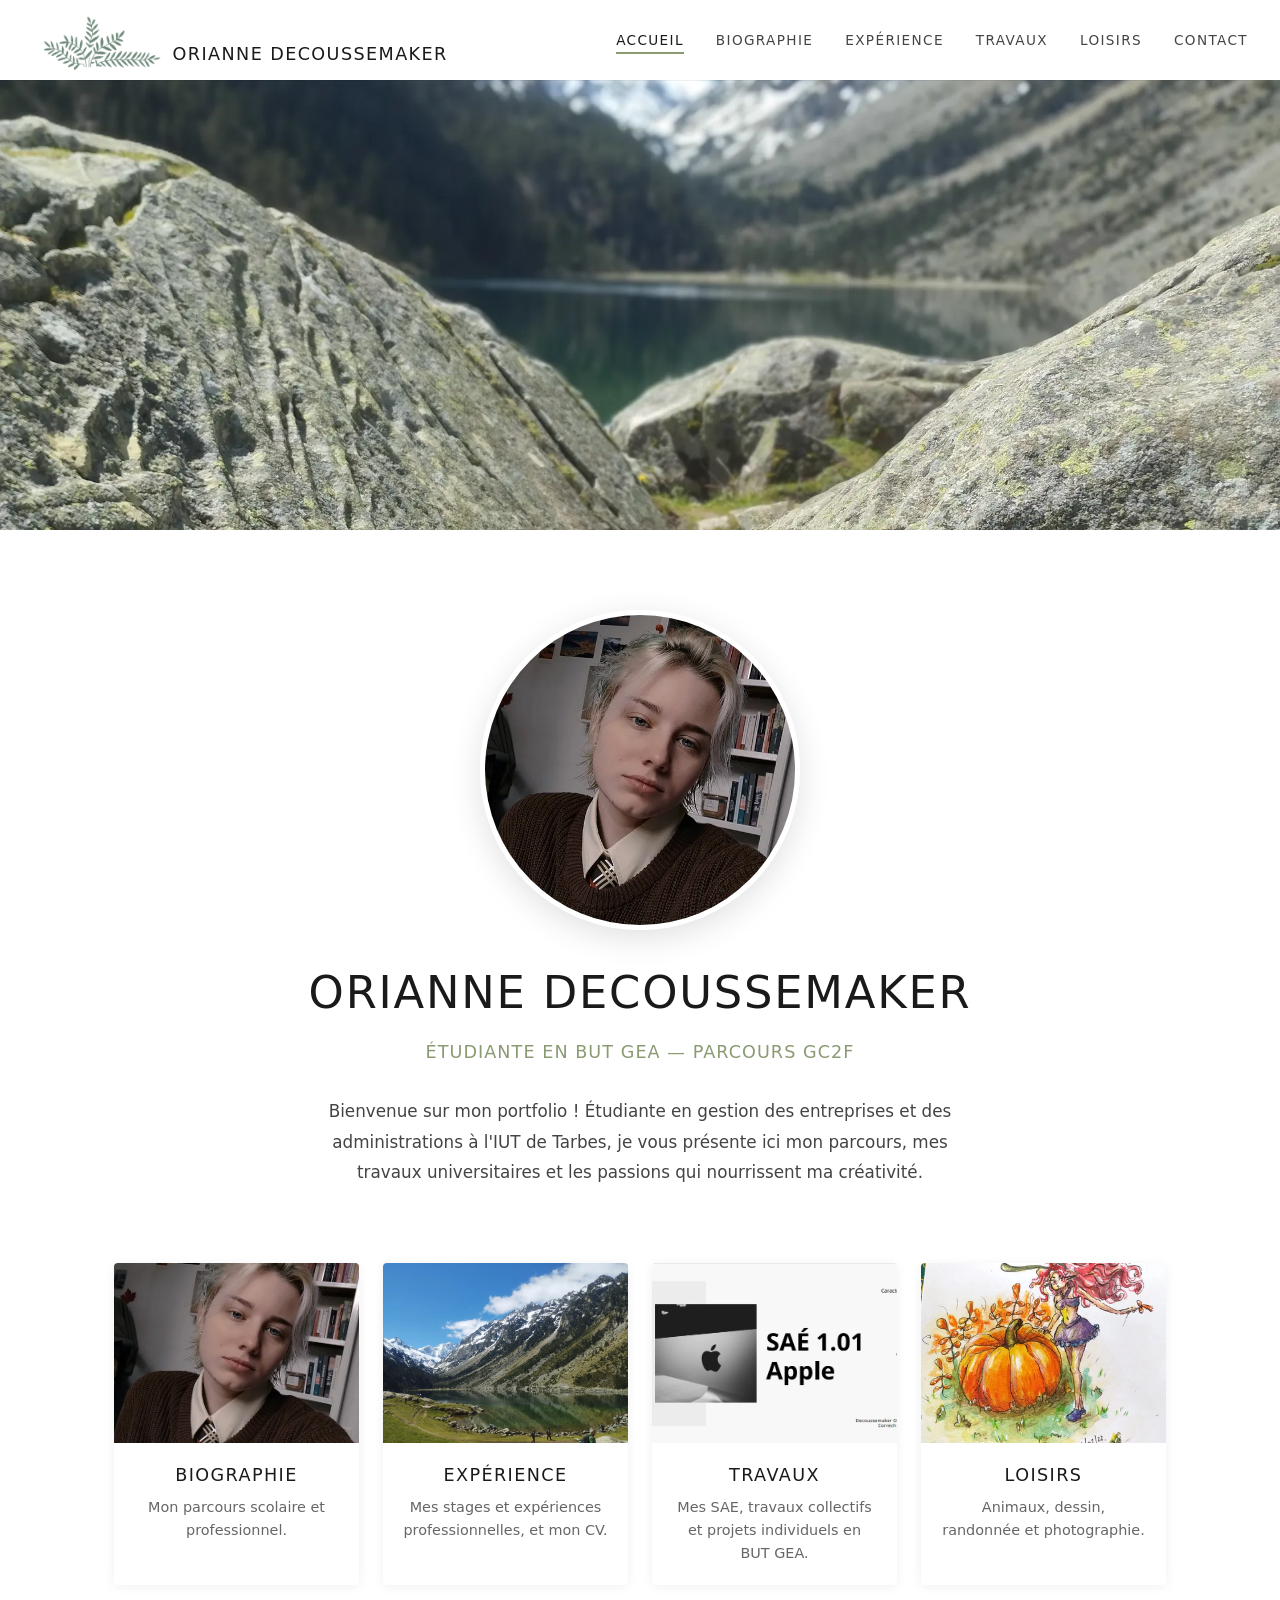
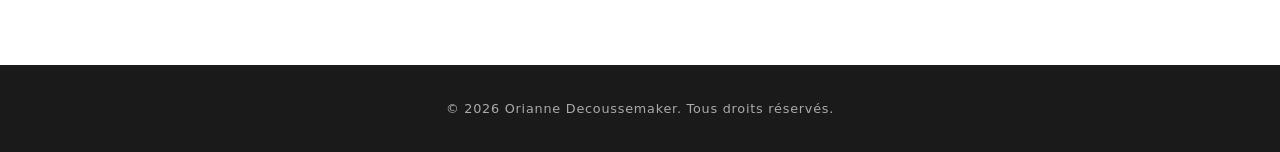
<file: index.html>
<!DOCTYPE html>
<html lang="fr">
<head>
  <meta charset="UTF-8">
  <meta name="viewport" content="width=device-width, initial-scale=1.0">
  <title>Orianne Decoussemaker — Portfolio</title>
  <meta name="description" content="Portfolio d'Orianne Decoussemaker, étudiante en BUT GEA parcours GC2F à l'IUT de Tarbes.">
  <link rel="icon" href="assets/images/feuille.webp" type="image/webp">
  <link rel="stylesheet" href="css/style.css">
</head>
<body>

  <nav class="navbar">
    <div class="container">
      <a href="index.html" class="logo"><img src="assets/images/feuille.webp" alt="" class="logo-leaf">Orianne Decoussemaker</a>
      <button class="menu-toggle" aria-label="Menu" aria-expanded="false">
        <span></span><span></span><span></span>
      </button>
      <ul class="nav-links">
        <li><a href="index.html">Accueil</a></li>
        <li><a href="biographie.html">Biographie</a></li>
        <li><a href="experience.html">Expérience</a></li>
        <li><a href="travaux.html">Travaux</a></li>
        <li><a href="loisirs.html">Loisirs</a></li>
        <li><a href="contact.html">Contact</a></li>
      </ul>
    </div>
  </nav>

  <div class="hero-banner">
    <img src="assets/images/montagne.webp" alt="" class="hero-banner-img">
  </div>

  <main class="container">
    <section class="hero">
      <img src="assets/images/profil.webp" alt="Orianne Decoussemaker" class="hero-photo">
      <div class="hero-text">
        <h1>Orianne Decoussemaker</h1>
        <p class="subtitle">Étudiante en BUT GEA — Parcours GC2F</p>
        <p>
          Bienvenue sur mon portfolio ! Étudiante en gestion des entreprises et des administrations
          à l'IUT de Tarbes, je vous présente ici mon parcours, mes travaux universitaires
          et les passions qui nourrissent ma créativité.
        </p>
      </div>
    </section>

    <section class="categories">
      <a href="biographie.html" class="category-card">
        <img src="assets/images/profil.webp" alt="" class="category-card-img" loading="lazy">
        <div class="category-card-body">
          <h2>Biographie</h2>
          <p>Mon parcours scolaire et professionnel.</p>
        </div>
      </a>
      <a href="experience.html" class="category-card">
        <img src="assets/images/montagne2.webp" alt="" class="category-card-img" loading="lazy">
        <div class="category-card-body">
          <h2>Expérience</h2>
          <p>Mes stages et expériences professionnelles, et mon CV.</p>
        </div>
      </a>
      <a href="travaux.html" class="category-card">
        <img src="assets/images/sae101.webp" alt="" class="category-card-img" loading="lazy">
        <div class="category-card-body">
          <h2>Travaux</h2>
          <p>Mes SAE, travaux collectifs et projets individuels en BUT GEA.</p>
        </div>
      </a>
      <a href="loisirs.html" class="category-card">
        <img src="assets/images/dessin-citrouille.webp" alt="" class="category-card-img" loading="lazy">
        <div class="category-card-body">
          <h2>Loisirs</h2>
          <p>Animaux, dessin, randonnée et photographie.</p>
        </div>
      </a>
    </section>
  </main>

  <footer class="footer">
    <p>&copy; 2026 Orianne Decoussemaker. Tous droits réservés.</p>
  </footer>

  <script src="js/main.js"></script>
</body>
</html>
</file>
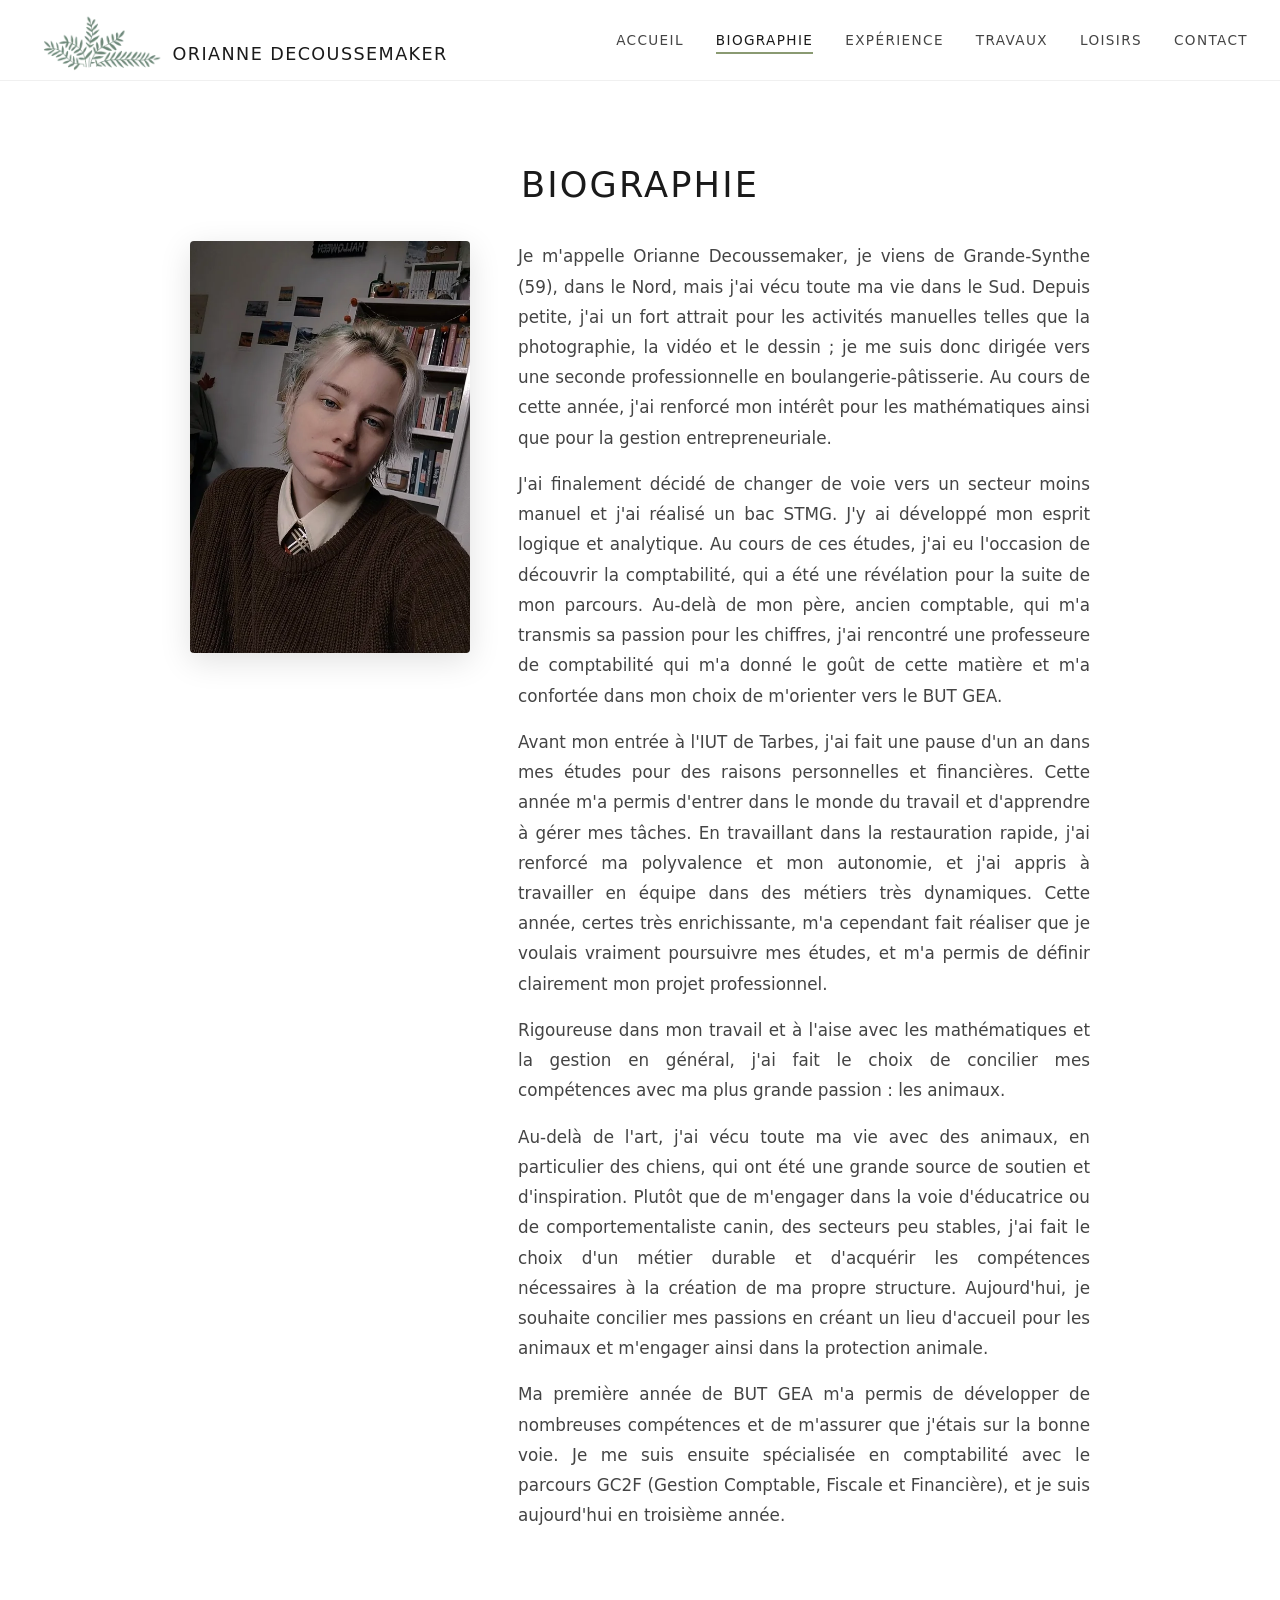
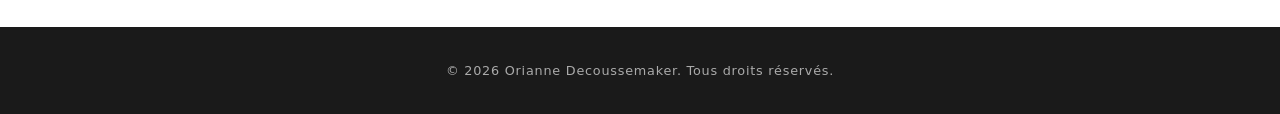
<file: biographie.html>
<!DOCTYPE html>
<html lang="fr">
<head>
  <meta charset="UTF-8">
  <meta name="viewport" content="width=device-width, initial-scale=1.0">
  <title>Biographie — Orianne Decoussemaker</title>
  <meta name="description" content="Parcours scolaire et professionnel d'Orianne Decoussemaker, étudiante en BUT GEA.">
  <link rel="icon" href="assets/images/feuille.webp" type="image/webp">
  <link rel="stylesheet" href="css/style.css">
</head>
<body>

  <nav class="navbar">
    <div class="container">
      <a href="index.html" class="logo"><img src="assets/images/feuille.webp" alt="" class="logo-leaf">Orianne Decoussemaker</a>
      <button class="menu-toggle" aria-label="Menu" aria-expanded="false">
        <span></span><span></span><span></span>
      </button>
      <ul class="nav-links">
        <li><a href="index.html">Accueil</a></li>
        <li><a href="biographie.html">Biographie</a></li>
        <li><a href="experience.html">Expérience</a></li>
        <li><a href="travaux.html">Travaux</a></li>
        <li><a href="loisirs.html">Loisirs</a></li>
        <li><a href="contact.html">Contact</a></li>
      </ul>
    </div>
  </nav>

  <main class="container">
    <section class="page-section">
      <h1 class="page-title">Biographie</h1>

      <div class="bio">
        <img src="assets/images/profil.webp" alt="Orianne Decoussemaker" class="bio-photo">
        <div class="bio-text">
          <p>
            Je m'appelle Orianne Decoussemaker, je viens de Grande-Synthe (59), dans le Nord,
            mais j'ai vécu toute ma vie dans le Sud. Depuis petite, j'ai un fort attrait pour
            les activités manuelles telles que la photographie, la vidéo et le dessin ; je me suis
            donc dirigée vers une seconde professionnelle en boulangerie-pâtisserie. Au cours de
            cette année, j'ai renforcé mon intérêt pour les mathématiques ainsi que pour la gestion
            entrepreneuriale.
          </p>
          <p>
            J'ai finalement décidé de changer de voie vers un secteur moins manuel et j'ai réalisé
            un bac STMG. J'y ai développé mon esprit logique et analytique. Au cours de ces études,
            j'ai eu l'occasion de découvrir la comptabilité, qui a été une révélation pour la suite
            de mon parcours. Au-delà de mon père, ancien comptable, qui m'a transmis sa passion pour
            les chiffres, j'ai rencontré une professeure de comptabilité qui m'a donné le goût
            de cette matière et m'a confortée dans mon choix de m'orienter vers le BUT GEA.
          </p>
          <p>
            Avant mon entrée à l'IUT de Tarbes, j'ai fait une pause d'un an dans mes études pour
            des raisons personnelles et financières. Cette année m'a permis d'entrer dans le monde
            du travail et d'apprendre à gérer mes tâches. En travaillant dans la restauration rapide,
            j'ai renforcé ma polyvalence et mon autonomie, et j'ai appris à travailler en équipe
            dans des métiers très dynamiques. Cette année, certes très enrichissante, m'a cependant
            fait réaliser que je voulais vraiment poursuivre mes études, et m'a permis de définir
            clairement mon projet professionnel.
          </p>
          <p>
            Rigoureuse dans mon travail et à l'aise avec les mathématiques et la gestion en général,
            j'ai fait le choix de concilier mes compétences avec ma plus grande passion :
            les animaux.
          </p>
          <p>
            Au-delà de l'art, j'ai vécu toute ma vie avec des animaux, en particulier des chiens,
            qui ont été une grande source de soutien et d'inspiration. Plutôt que de m'engager
            dans la voie d'éducatrice ou de comportementaliste canin, des secteurs peu stables,
            j'ai fait le choix d'un métier durable et d'acquérir les compétences nécessaires
            à la création de ma propre structure. Aujourd'hui, je souhaite concilier mes passions
            en créant un lieu d'accueil pour les animaux et m'engager ainsi dans la protection animale.
          </p>
          <p>
            Ma première année de BUT GEA m'a permis de développer de nombreuses compétences
            et de m'assurer que j'étais sur la bonne voie. Je me suis ensuite spécialisée
            en comptabilité avec le parcours GC2F (Gestion Comptable, Fiscale et Financière),
            et je suis aujourd'hui en troisième année.
          </p>
        </div>
      </div>
    </section>
  </main>

  <footer class="footer">
    <p>&copy; 2026 Orianne Decoussemaker. Tous droits réservés.</p>
  </footer>

  <script src="js/main.js"></script>
</body>
</html>
</file>
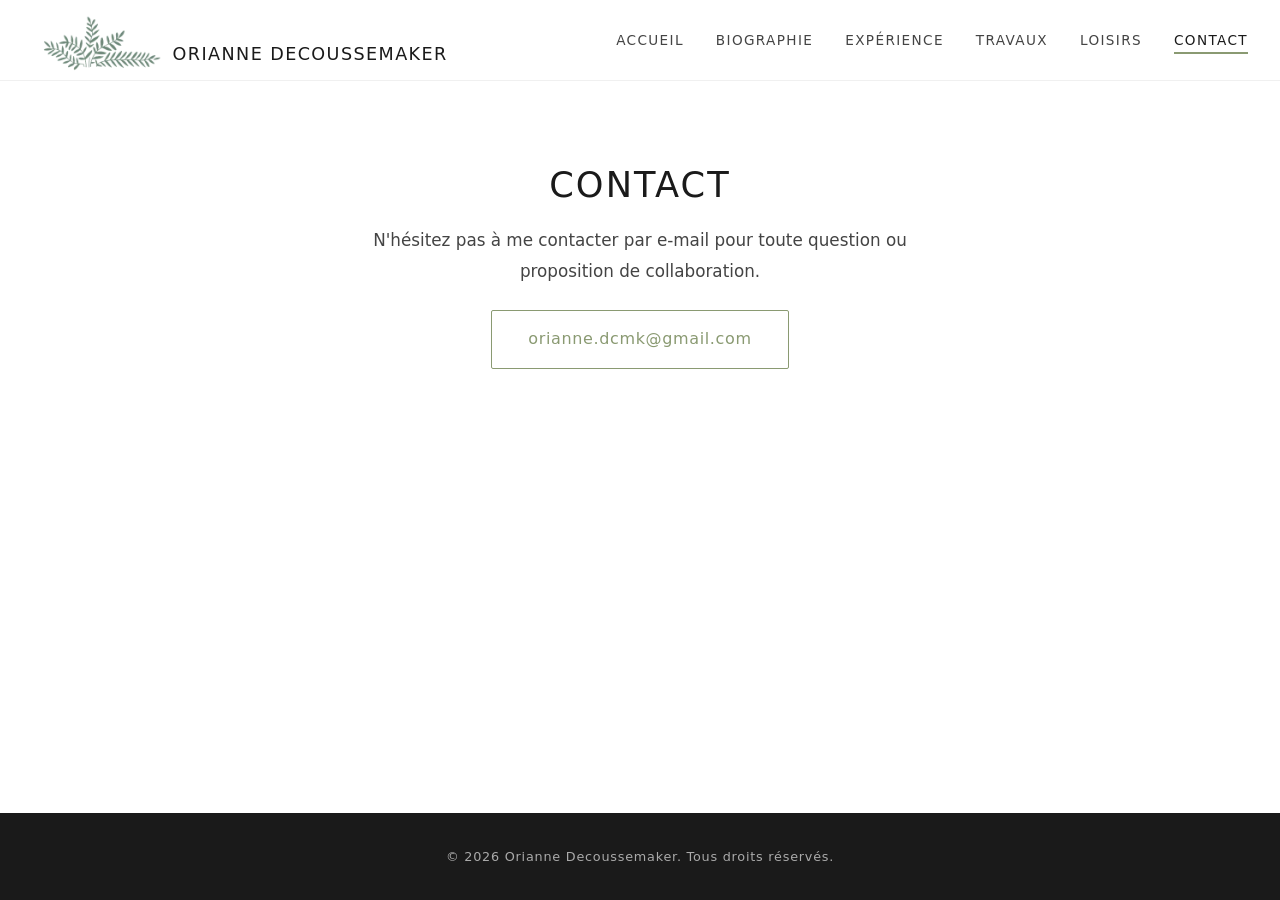
<file: contact.html>
<!DOCTYPE html>
<html lang="fr">
<head>
  <meta charset="UTF-8">
  <meta name="viewport" content="width=device-width, initial-scale=1.0">
  <title>Contact — Orianne Decoussemaker</title>
  <meta name="description" content="Contacter Orianne Decoussemaker par e-mail.">
  <link rel="icon" href="assets/images/feuille.webp" type="image/webp">
  <link rel="stylesheet" href="css/style.css">
</head>
<body>

  <nav class="navbar">
    <div class="container">
      <a href="index.html" class="logo"><img src="assets/images/feuille.webp" alt="" class="logo-leaf">Orianne Decoussemaker</a>
      <button class="menu-toggle" aria-label="Menu" aria-expanded="false">
        <span></span><span></span><span></span>
      </button>
      <ul class="nav-links">
        <li><a href="index.html">Accueil</a></li>
        <li><a href="biographie.html">Biographie</a></li>
        <li><a href="experience.html">Expérience</a></li>
        <li><a href="travaux.html">Travaux</a></li>
        <li><a href="loisirs.html">Loisirs</a></li>
        <li><a href="contact.html">Contact</a></li>
      </ul>
    </div>
  </nav>

  <main class="container">
    <section class="page-section contact-section">
      <h1 class="page-title">Contact</h1>
      <p>
        N'hésitez pas à me contacter par e-mail pour toute question
        ou proposition de collaboration.
      </p>
      <a href="mailto:orianne.dcmk@gmail.com" class="contact-email">
        orianne.dcmk@gmail.com
      </a>
    </section>
  </main>

  <footer class="footer">
    <p>&copy; 2026 Orianne Decoussemaker. Tous droits réservés.</p>
  </footer>

  <script src="js/main.js"></script>
</body>
</html>
</file>
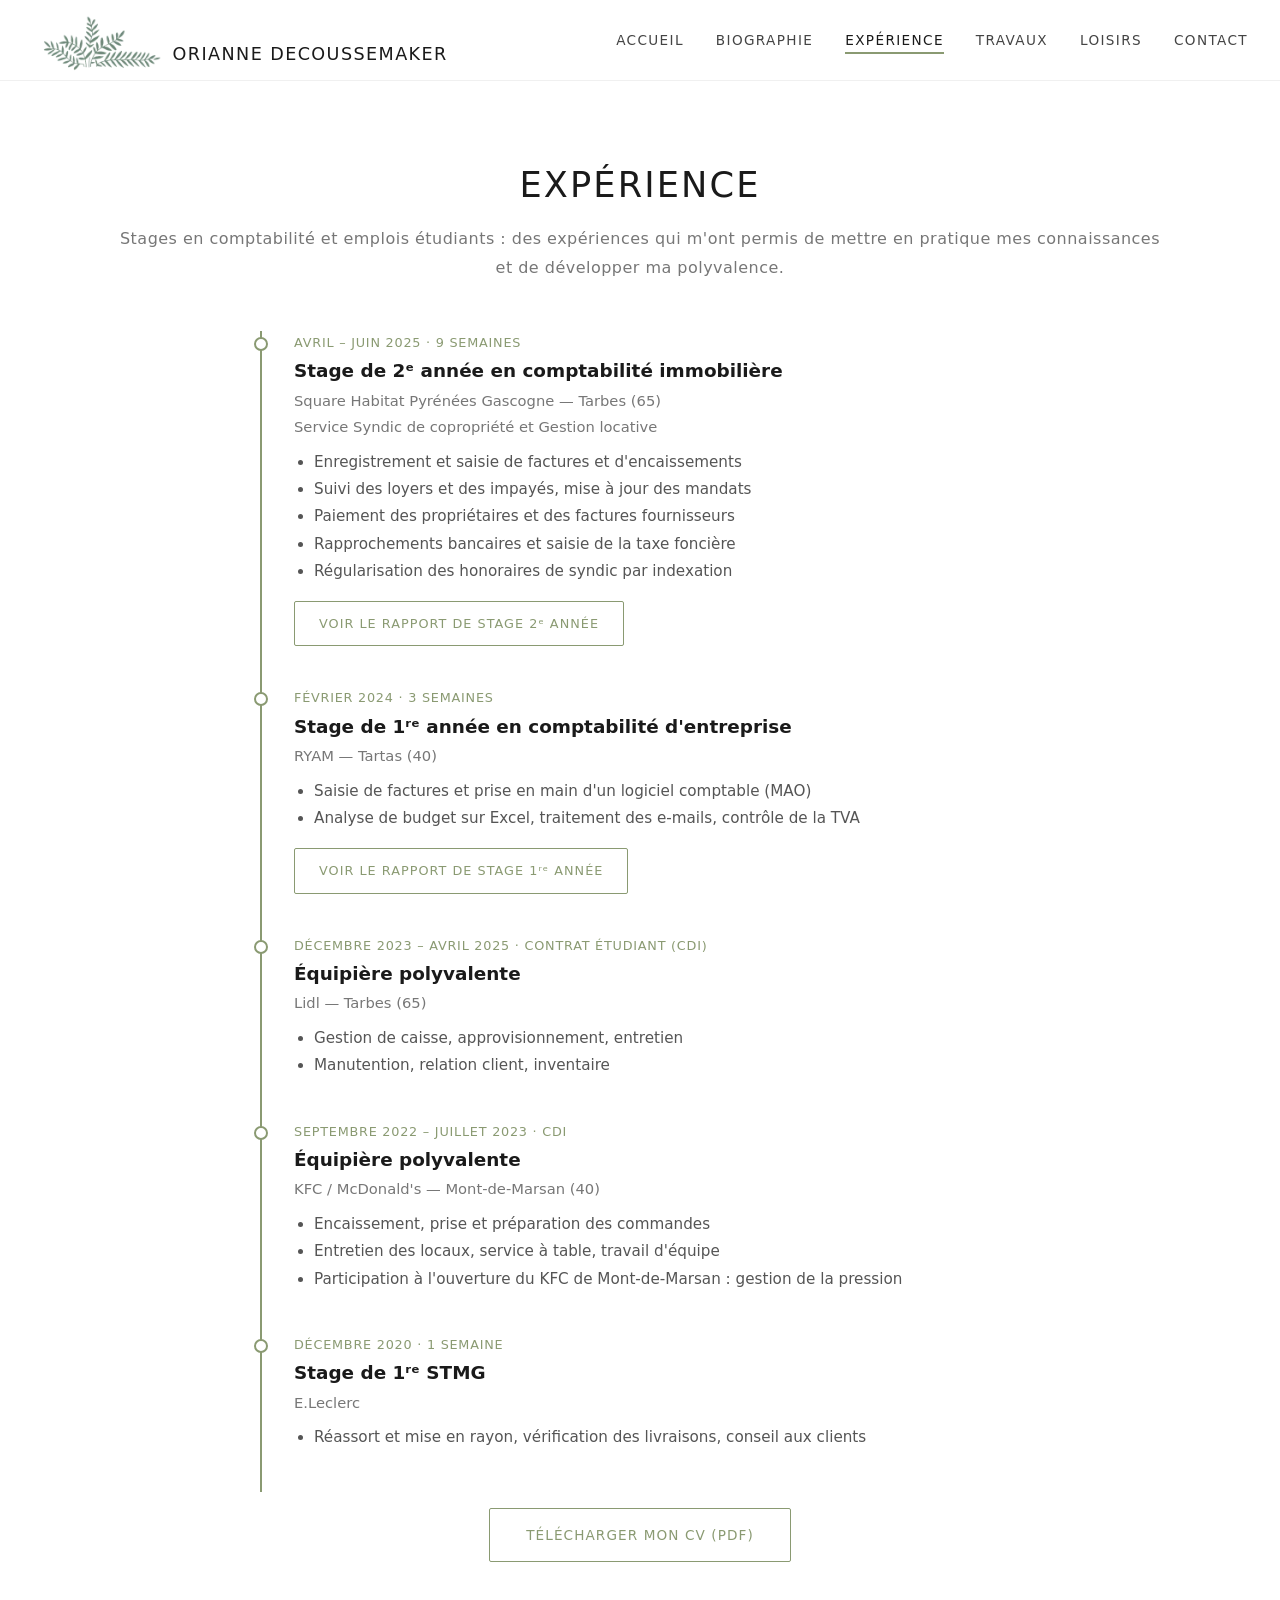
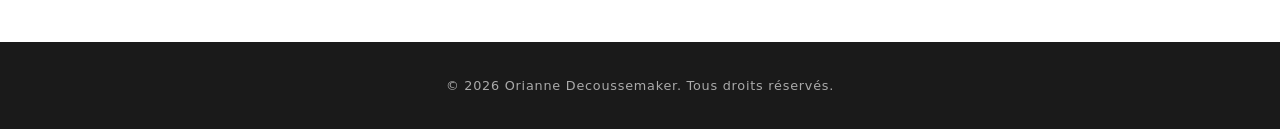
<file: experience.html>
<!DOCTYPE html>
<html lang="fr">
<head>
  <meta charset="UTF-8">
  <meta name="viewport" content="width=device-width, initial-scale=1.0">
  <title>Expérience — Orianne Decoussemaker</title>
  <meta name="description" content="Expériences professionnelles d'Orianne Decoussemaker.">
  <link rel="icon" href="assets/images/feuille.webp" type="image/webp">
  <link rel="stylesheet" href="css/style.css">
</head>
<body>

  <nav class="navbar">
    <div class="container">
      <a href="index.html" class="logo"><img src="assets/images/feuille.webp" alt="" class="logo-leaf">Orianne Decoussemaker</a>
      <button class="menu-toggle" aria-label="Menu" aria-expanded="false">
        <span></span><span></span><span></span>
      </button>
      <ul class="nav-links">
        <li><a href="index.html">Accueil</a></li>
        <li><a href="biographie.html">Biographie</a></li>
        <li><a href="experience.html">Expérience</a></li>
        <li><a href="travaux.html">Travaux</a></li>
        <li><a href="loisirs.html">Loisirs</a></li>
        <li><a href="contact.html">Contact</a></li>
      </ul>
    </div>
  </nav>

  <main class="container">
    <section class="page-section">
      <h1 class="page-title">Expérience</h1>
      <p class="page-intro">
        Stages en comptabilité et emplois étudiants : des expériences qui m'ont permis
        de mettre en pratique mes connaissances et de développer ma polyvalence.
      </p>

      <div class="timeline">

        <article class="timeline-item">
          <p class="timeline-date">Avril – juin 2025 · 9 semaines</p>
          <h2>Stage de 2ᵉ année en comptabilité immobilière</h2>
          <p class="timeline-place">Square Habitat Pyrénées Gascogne — Tarbes (65)<br>
            Service Syndic de copropriété et Gestion locative</p>
          <ul>
            <li>Enregistrement et saisie de factures et d'encaissements</li>
            <li>Suivi des loyers et des impayés, mise à jour des mandats</li>
            <li>Paiement des propriétaires et des factures fournisseurs</li>
            <li>Rapprochements bancaires et saisie de la taxe foncière</li>
            <li>Régularisation des honoraires de syndic par indexation</li>
          </ul>
          <a href="assets/travaux/rapport-stage-2e-annee.pdf" class="btn-small" target="_blank" rel="noopener">Voir le rapport de stage 2ᵉ année</a>
        </article>

        <article class="timeline-item">
          <p class="timeline-date">Février 2024 · 3 semaines</p>
          <h2>Stage de 1ʳᵉ année en comptabilité d'entreprise</h2>
          <p class="timeline-place">RYAM — Tartas (40)</p>
          <ul>
            <li>Saisie de factures et prise en main d'un logiciel comptable (MAO)</li>
            <li>Analyse de budget sur Excel, traitement des e-mails, contrôle de la TVA</li>
          </ul>
          <a href="assets/travaux/rapport-stage.pdf" class="btn-small" target="_blank" rel="noopener">Voir le rapport de stage 1ʳᵉ année</a>
        </article>

        <article class="timeline-item">
          <p class="timeline-date">Décembre 2023 – avril 2025 · Contrat étudiant (CDI)</p>
          <h2>Équipière polyvalente</h2>
          <p class="timeline-place">Lidl — Tarbes (65)</p>
          <ul>
            <li>Gestion de caisse, approvisionnement, entretien</li>
            <li>Manutention, relation client, inventaire</li>
          </ul>
        </article>

        <article class="timeline-item">
          <p class="timeline-date">Septembre 2022 – juillet 2023 · CDI</p>
          <h2>Équipière polyvalente</h2>
          <p class="timeline-place">KFC / McDonald's — Mont-de-Marsan (40)</p>
          <ul>
            <li>Encaissement, prise et préparation des commandes</li>
            <li>Entretien des locaux, service à table, travail d'équipe</li>
            <li>Participation à l'ouverture du KFC de Mont-de-Marsan : gestion de la pression</li>
          </ul>
        </article>

        <article class="timeline-item">
          <p class="timeline-date">Décembre 2020 · 1 semaine</p>
          <h2>Stage de 1ʳᵉ STMG</h2>
          <p class="timeline-place">E.Leclerc</p>
          <ul>
            <li>Réassort et mise en rayon, vérification des livraisons, conseil aux clients</li>
          </ul>
        </article>

      </div>

      <div class="cv-download">
        <a href="assets/cv.pdf" class="btn" download>Télécharger mon CV (PDF)</a>
      </div>
    </section>
  </main>

  <footer class="footer">
    <p>&copy; 2026 Orianne Decoussemaker. Tous droits réservés.</p>
  </footer>

  <script src="js/main.js"></script>
</body>
</html>
</file>
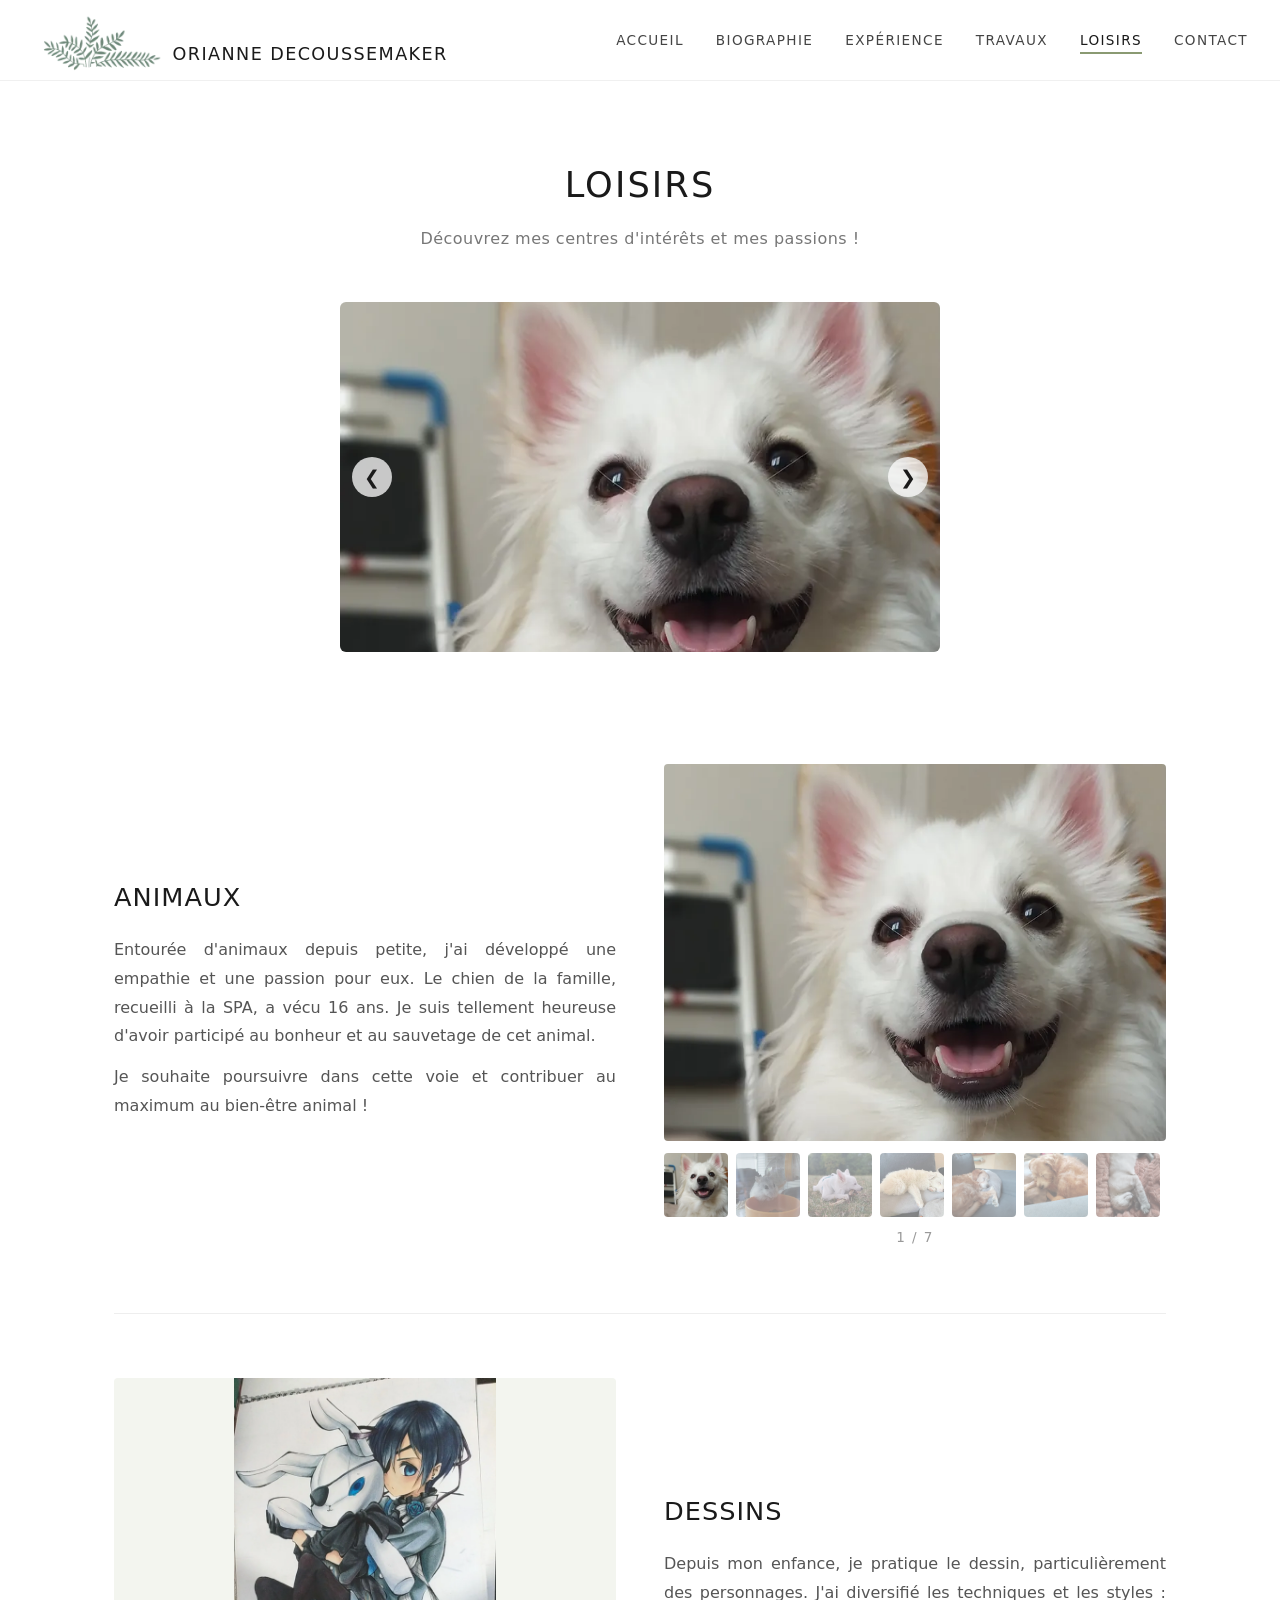
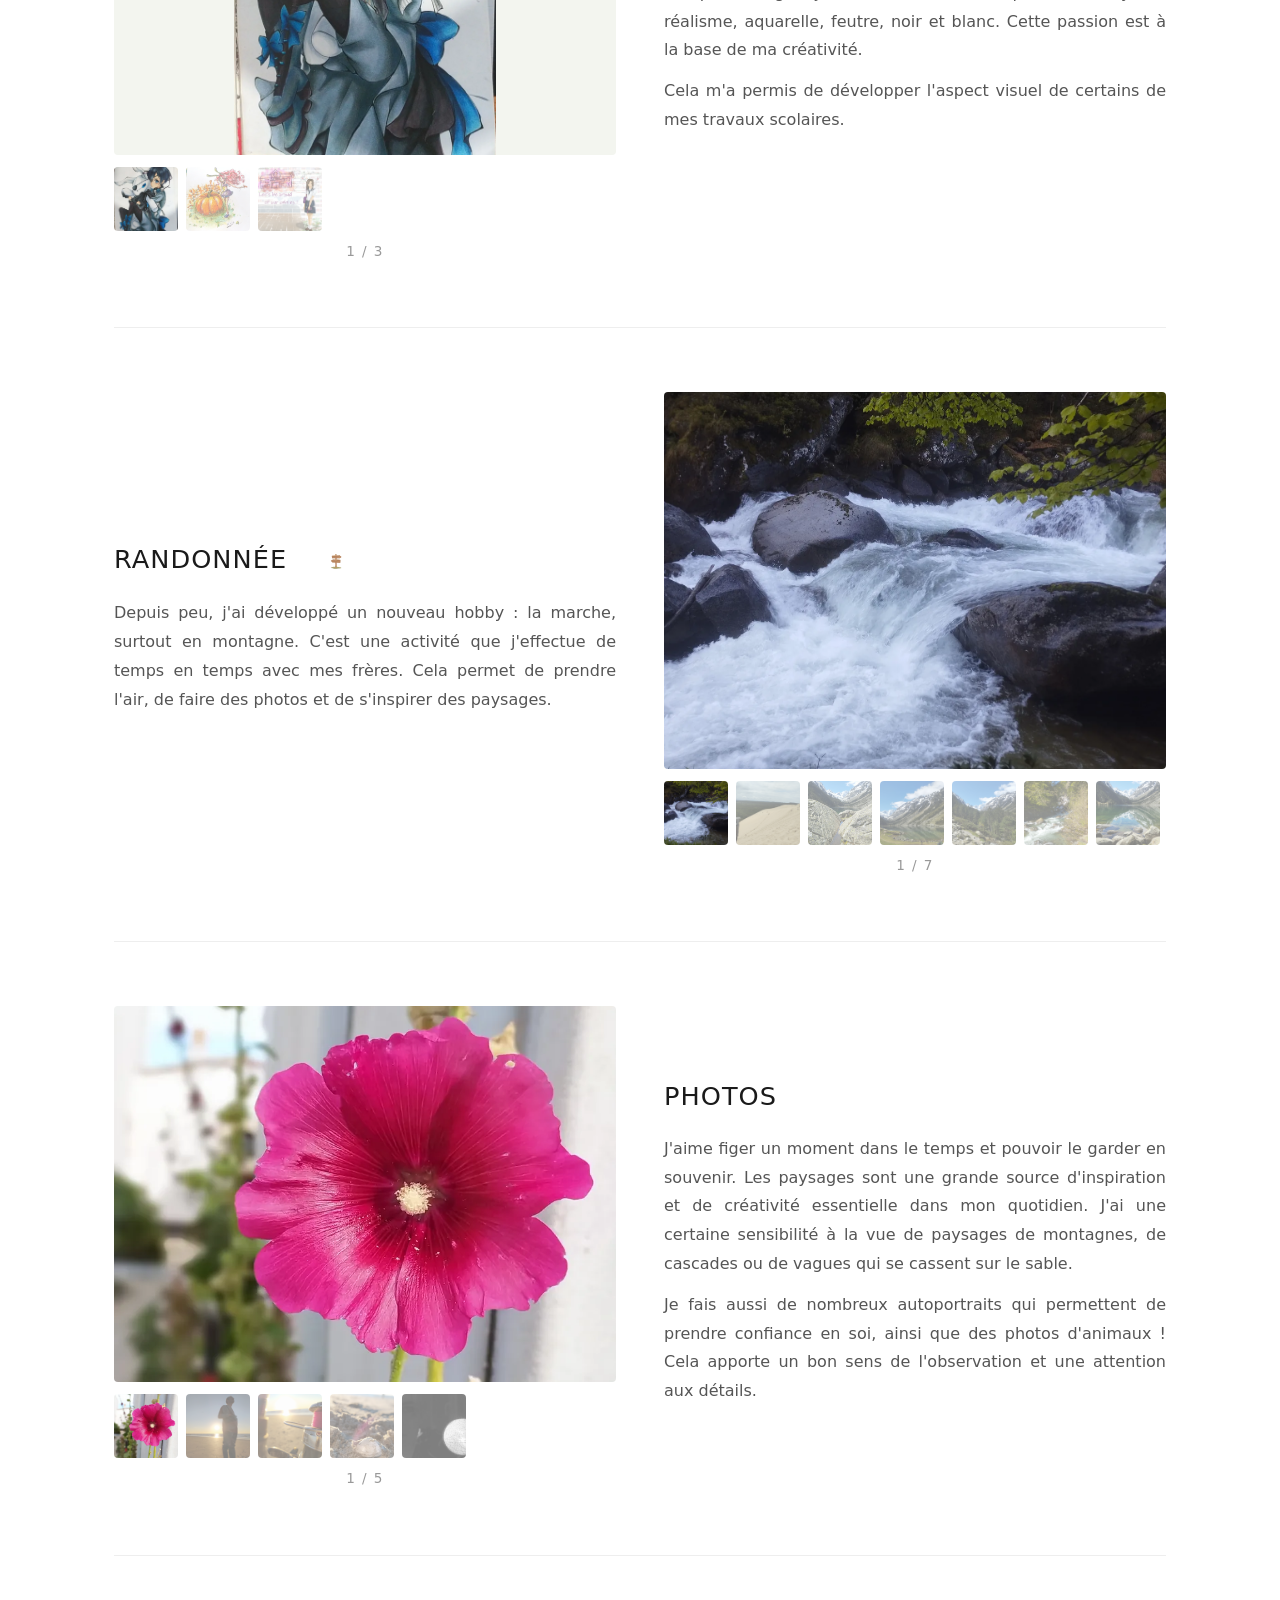
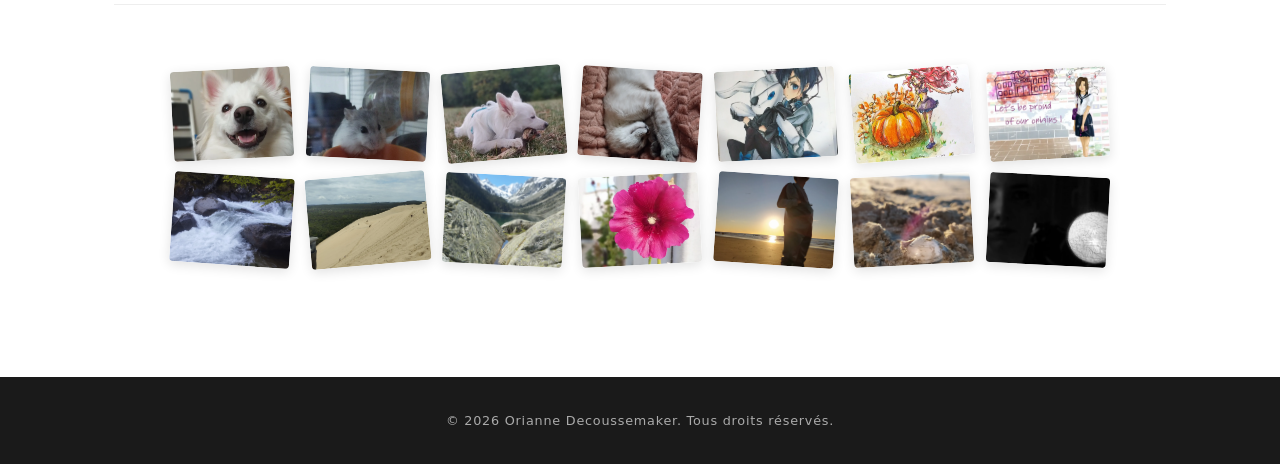
<file: loisirs.html>
<!DOCTYPE html>
<html lang="fr">
<head>
  <meta charset="UTF-8">
  <meta name="viewport" content="width=device-width, initial-scale=1.0">
  <title>Loisirs — Orianne Decoussemaker</title>
  <meta name="description" content="Les loisirs d'Orianne Decoussemaker : animaux, dessin, randonnée et photographie.">
  <link rel="icon" href="assets/images/feuille.webp" type="image/webp">
  <link rel="stylesheet" href="css/style.css">
</head>
<body>

  <nav class="navbar">
    <div class="container">
      <a href="index.html" class="logo"><img src="assets/images/feuille.webp" alt="" class="logo-leaf">Orianne Decoussemaker</a>
      <button class="menu-toggle" aria-label="Menu" aria-expanded="false">
        <span></span><span></span><span></span>
      </button>
      <ul class="nav-links">
        <li><a href="index.html">Accueil</a></li>
        <li><a href="biographie.html">Biographie</a></li>
        <li><a href="experience.html">Expérience</a></li>
        <li><a href="travaux.html">Travaux</a></li>
        <li><a href="loisirs.html">Loisirs</a></li>
        <li><a href="contact.html">Contact</a></li>
      </ul>
    </div>
  </nav>

  <main class="container">
    <section class="page-section">
      <h1 class="page-title">Loisirs</h1>
      <p class="page-intro">Découvrez mes centres d'intérêts et mes passions !</p>

      <!-- Carrousel automatique -->
      <div class="auto-carousel">
        <button class="carousel-arrow carousel-arrow--left" aria-label="Précédent">&#10094;</button>
        <div class="auto-carousel-track">
          <img src="assets/images/chien.webp" alt="Animaux" class="auto-carousel-img" style="object-position: 50% 18%">
          <img src="assets/images/dessin-citrouille.webp" alt="Dessins" class="auto-carousel-img" style="object-position: 50% 40%">
          <img src="assets/images/dune-pilat.webp" alt="Randonnée" class="auto-carousel-img" style="object-position: 50% 40%">
          <img src="assets/images/fleur.webp" alt="Photos" class="auto-carousel-img" style="object-position: 50% 43%">
        </div>
        <button class="carousel-arrow carousel-arrow--right" aria-label="Suivant">&#10095;</button>
      </div>

      <!-- Animaux -->
      <div class="loisir-section">
        <div class="loisir-content">
          <h3>Animaux</h3>
          <p>
            Entourée d'animaux depuis petite, j'ai développé une empathie et une passion pour eux.
            Le chien de la famille, recueilli à la SPA, a vécu 16 ans. Je suis tellement
            heureuse d'avoir participé au bonheur et au sauvetage de cet animal.
          </p>
          <p>
            Je souhaite poursuivre dans cette voie et contribuer au maximum au bien-être animal !
          </p>
        </div>
        <div class="loisir-gallery-wrap">
          <div data-gallery>
            <div class="gallery-main">
              <img loading="lazy" src="assets/images/chien.webp" alt="Le chien de la famille" class="gallery-main-img" style="object-position: 50% 18%">
            </div>
            <div class="gallery-thumbs">
              <img loading="lazy" src="assets/images/chien.webp" alt="Chien" class="gallery-thumb active" style="object-position: 50% 18%">
              <img loading="lazy" src="assets/images/hamster.webp" alt="Hamster" class="gallery-thumb" style="object-position: 50% 15%">
              <img loading="lazy" src="assets/images/ete.webp" alt="Chiot blanc dans l'herbe" class="gallery-thumb" style="object-position: 50% 25%">
              <img loading="lazy" src="assets/images/photo-art2.webp" alt="Chiot endormi sur un coussin" class="gallery-thumb" style="object-position: 60% 45%">
              <img loading="lazy" src="assets/images/hiver.webp" alt="Chien endormi sur le canapé" class="gallery-thumb" style="object-position: 50% 62%">
              <img loading="lazy" src="assets/images/nature2.webp" alt="Chien couché sur un coussin" class="gallery-thumb" style="object-position: 50% 40%">
              <img loading="lazy" src="assets/images/nature-automne.webp" alt="Chat endormi sur une couverture" class="gallery-thumb" style="object-position: 50% 72%">
            </div>
            <div class="gallery-counter"><span class="gallery-current">1</span> / <span class="gallery-total"></span></div>
          </div>
        </div>
      </div>

      <!-- Dessins -->
      <div class="loisir-section loisir-section--reverse">
        <div class="loisir-content">
          <h3>Dessins</h3>
          <p>
            Depuis mon enfance, je pratique le dessin, particulièrement des personnages.
            J'ai diversifié les techniques et les styles : réalisme, aquarelle, feutre, noir et blanc.
            Cette passion est à la base de ma créativité.
          </p>
          <p>
            Cela m'a permis de développer l'aspect visuel de certains de mes travaux scolaires.
          </p>
        </div>
        <div class="loisir-gallery-wrap">
          <div data-gallery>
            <div class="gallery-main gallery-main--contain">
              <img loading="lazy" src="assets/images/dessin-anime.webp" alt="Dessin manga" class="gallery-main-img" style="object-position: 50% 28%">
            </div>
            <div class="gallery-thumbs">
              <img loading="lazy" src="assets/images/dessin-anime.webp" alt="Dessin manga" class="gallery-thumb active" style="object-position: 50% 28%">
              <img loading="lazy" src="assets/images/dessin-citrouille.webp" alt="Dessin citrouille aquarelle" class="gallery-thumb" style="object-position: 50% 40%">
              <img loading="lazy" src="assets/images/dessin-misora.webp" alt="Création graphique" class="gallery-thumb" style="object-position: 60% 50%">
            </div>
            <div class="gallery-counter"><span class="gallery-current">1</span> / <span class="gallery-total"></span></div>
          </div>
        </div>
      </div>

      <!-- Randonnée -->
      <div class="loisir-section">
        <div class="loisir-content">
          <h3>Randonnée <img loading="lazy" src="assets/images/panneau.webp" alt="" class="loisir-icon"></h3>
          <p>
            Depuis peu, j'ai développé un nouveau hobby : la marche, surtout en montagne.
            C'est une activité que j'effectue de temps en temps avec mes frères.
            Cela permet de prendre l'air, de faire des photos et de s'inspirer des paysages.
          </p>
        </div>
        <div class="loisir-gallery-wrap">
          <div data-gallery>
            <div class="gallery-main">
              <img loading="lazy" src="assets/images/torrent-montagne.webp" alt="Torrent en montagne" class="gallery-main-img">
            </div>
            <div class="gallery-thumbs">
              <img loading="lazy" src="assets/images/torrent-montagne.webp" alt="Torrent" class="gallery-thumb active">
              <img loading="lazy" src="assets/images/dune-pilat.webp" alt="Dune du Pilat" class="gallery-thumb" style="object-position: 50% 40%">
              <img loading="lazy" src="assets/images/montagne.webp" alt="Montagne" class="gallery-thumb" style="object-position: 50% 40%">
              <img loading="lazy" src="assets/images/montagne2.webp" alt="Lac de montagne" class="gallery-thumb">
              <img loading="lazy" src="assets/images/montagne3.webp" alt="Paysage montagne" class="gallery-thumb">
              <img loading="lazy" src="assets/images/montagne4.webp" alt="Torrent en forêt" class="gallery-thumb">
              <img loading="lazy" src="assets/images/montagne5.webp" alt="Lac de montagne et son reflet" class="gallery-thumb">
            </div>
            <div class="gallery-counter"><span class="gallery-current">1</span> / <span class="gallery-total"></span></div>
          </div>
        </div>
      </div>

      <!-- Photos -->
      <div class="loisir-section loisir-section--reverse">
        <div class="loisir-content">
          <h3>Photos</h3>
          <p>
            J'aime figer un moment dans le temps et pouvoir le garder en souvenir.
            Les paysages sont une grande source d'inspiration et de créativité essentielle
            dans mon quotidien. J'ai une certaine sensibilité à la vue de paysages de montagnes,
            de cascades ou de vagues qui se cassent sur le sable.
          </p>
          <p>
            Je fais aussi de nombreux autoportraits qui permettent de prendre confiance en soi,
            ainsi que des photos d'animaux ! Cela apporte un bon sens de l'observation
            et une attention aux détails.
          </p>
        </div>
        <div class="loisir-gallery-wrap">
          <div data-gallery>
            <div class="gallery-main">
              <img loading="lazy" src="assets/images/fleur.webp" alt="Fleur en macro" class="gallery-main-img" style="object-position: 50% 43%">
            </div>
            <div class="gallery-thumbs">
              <img loading="lazy" src="assets/images/fleur.webp" alt="Fleur" class="gallery-thumb active" style="object-position: 50% 43%">
              <img loading="lazy" src="assets/images/peche-plage.webp" alt="Coucher de soleil plage" class="gallery-thumb" style="object-position: 60% 45%">
              <img loading="lazy" src="assets/images/peche-moulinet.webp" alt="Moulinet au coucher de soleil" class="gallery-thumb">
              <img loading="lazy" src="assets/images/plage-coquillage.webp" alt="Coquillage" class="gallery-thumb" style="object-position: 55% 75%">
              <img loading="lazy" src="assets/images/photo-artistique.webp" alt="Portrait artistique" class="gallery-thumb" style="object-position: 75% 55%">
            </div>
            <div class="gallery-counter"><span class="gallery-current">1</span> / <span class="gallery-total"></span></div>
          </div>
        </div>
      </div>

      <!-- Mini-galerie inclinée -->
      <div class="tilted-gallery">
        <img loading="lazy" src="assets/images/chien.webp" alt="Chien" style="object-position: 50% 18%">
        <img loading="lazy" src="assets/images/hamster.webp" alt="Hamster" style="object-position: 50% 15%">
        <img loading="lazy" src="assets/images/ete.webp" alt="Chiot blanc" style="object-position: 50% 25%">
        <img loading="lazy" src="assets/images/nature-automne.webp" alt="Chat" style="object-position: 50% 72%">
        <img loading="lazy" src="assets/images/dessin-anime.webp" alt="Dessin manga" style="object-position: 50% 28%">
        <img loading="lazy" src="assets/images/dessin-citrouille.webp" alt="Dessin citrouille" style="object-position: 50% 40%">
        <img loading="lazy" src="assets/images/dessin-misora.webp" alt="Création graphique" style="object-position: 60% 50%">
        <img loading="lazy" src="assets/images/torrent-montagne.webp" alt="Torrent">
        <img loading="lazy" src="assets/images/dune-pilat.webp" alt="Dune du Pilat" style="object-position: 50% 40%">
        <img loading="lazy" src="assets/images/montagne.webp" alt="Montagne" style="object-position: 50% 40%">
        <img loading="lazy" src="assets/images/fleur.webp" alt="Fleur" style="object-position: 50% 43%">
        <img loading="lazy" src="assets/images/peche-plage.webp" alt="Coucher de soleil" style="object-position: 60% 45%">
        <img loading="lazy" src="assets/images/plage-coquillage.webp" alt="Coquillage" style="object-position: 55% 75%">
        <img loading="lazy" src="assets/images/photo-artistique.webp" alt="Portrait artistique" style="object-position: 75% 55%">
      </div>

    </section>
  </main>

  <footer class="footer">
    <p>&copy; 2026 Orianne Decoussemaker. Tous droits réservés.</p>
  </footer>

  <script src="js/main.js"></script>
</body>
</html>
</file>
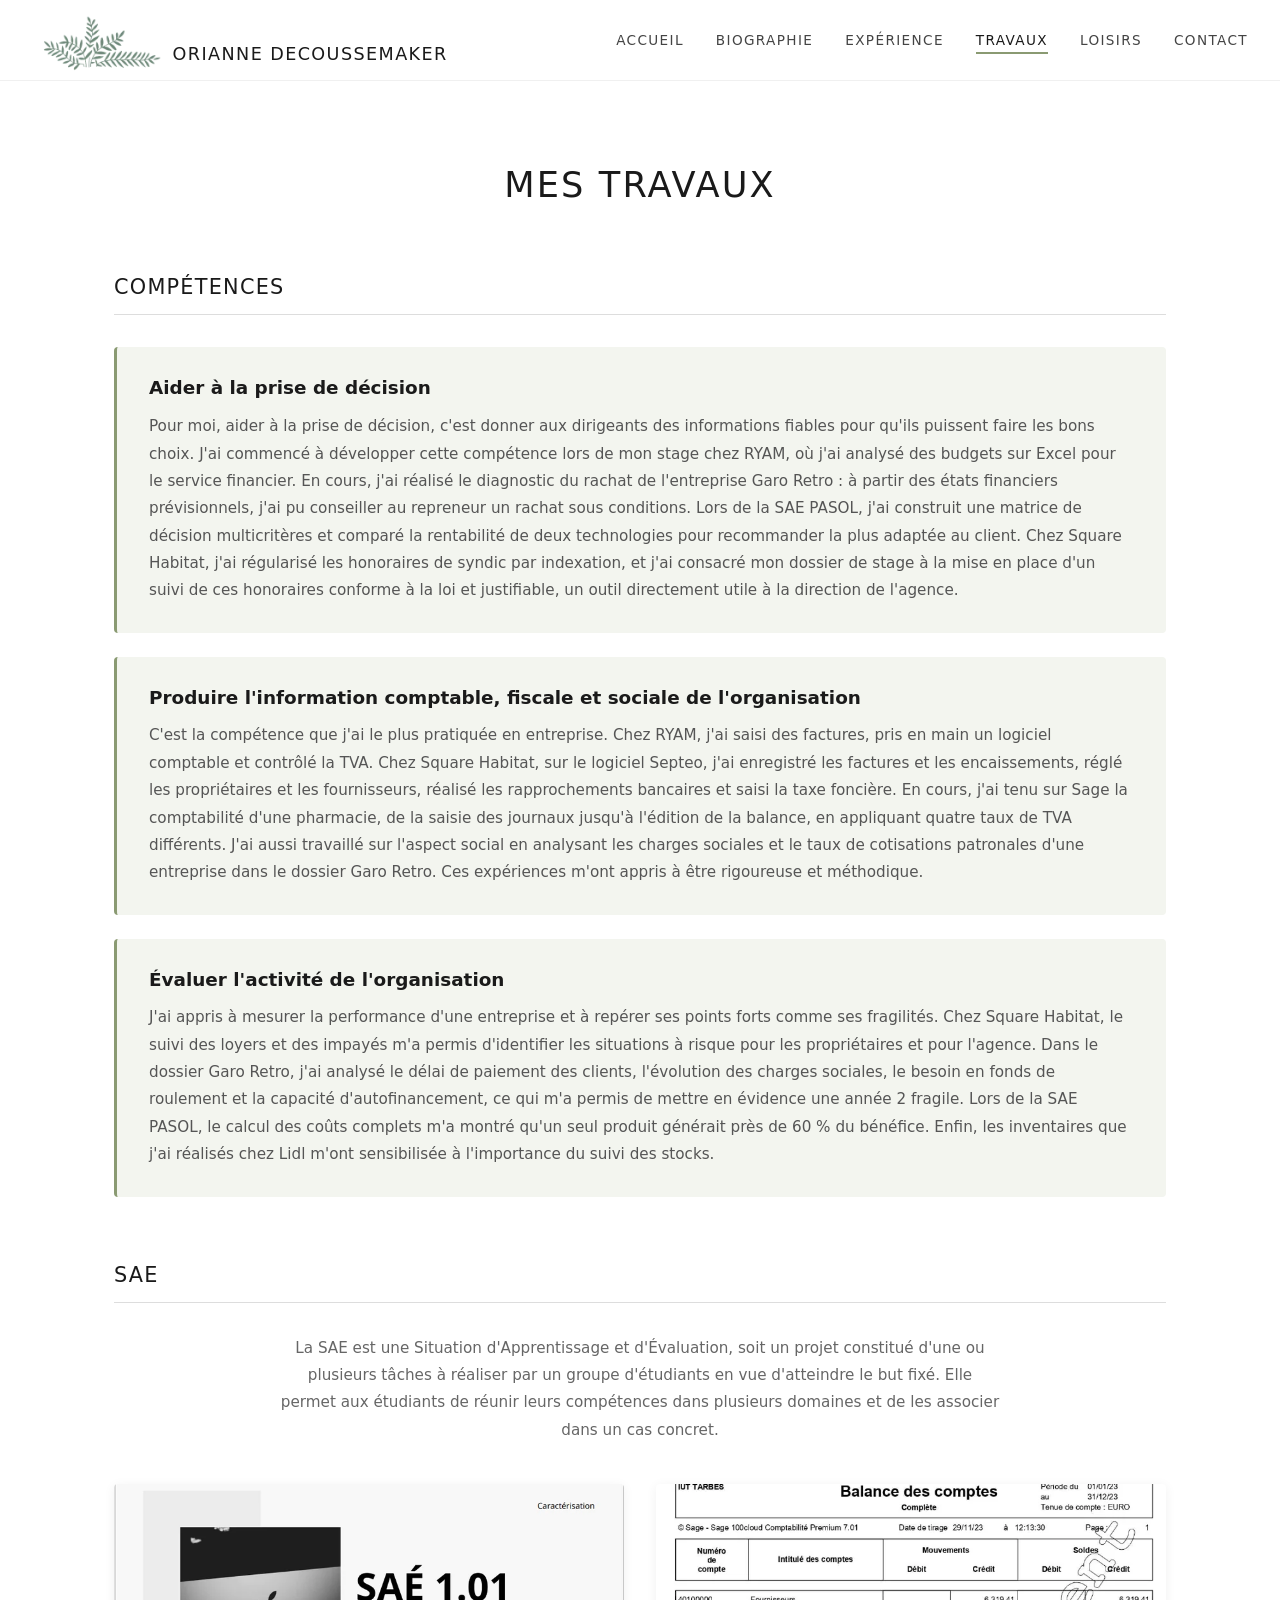
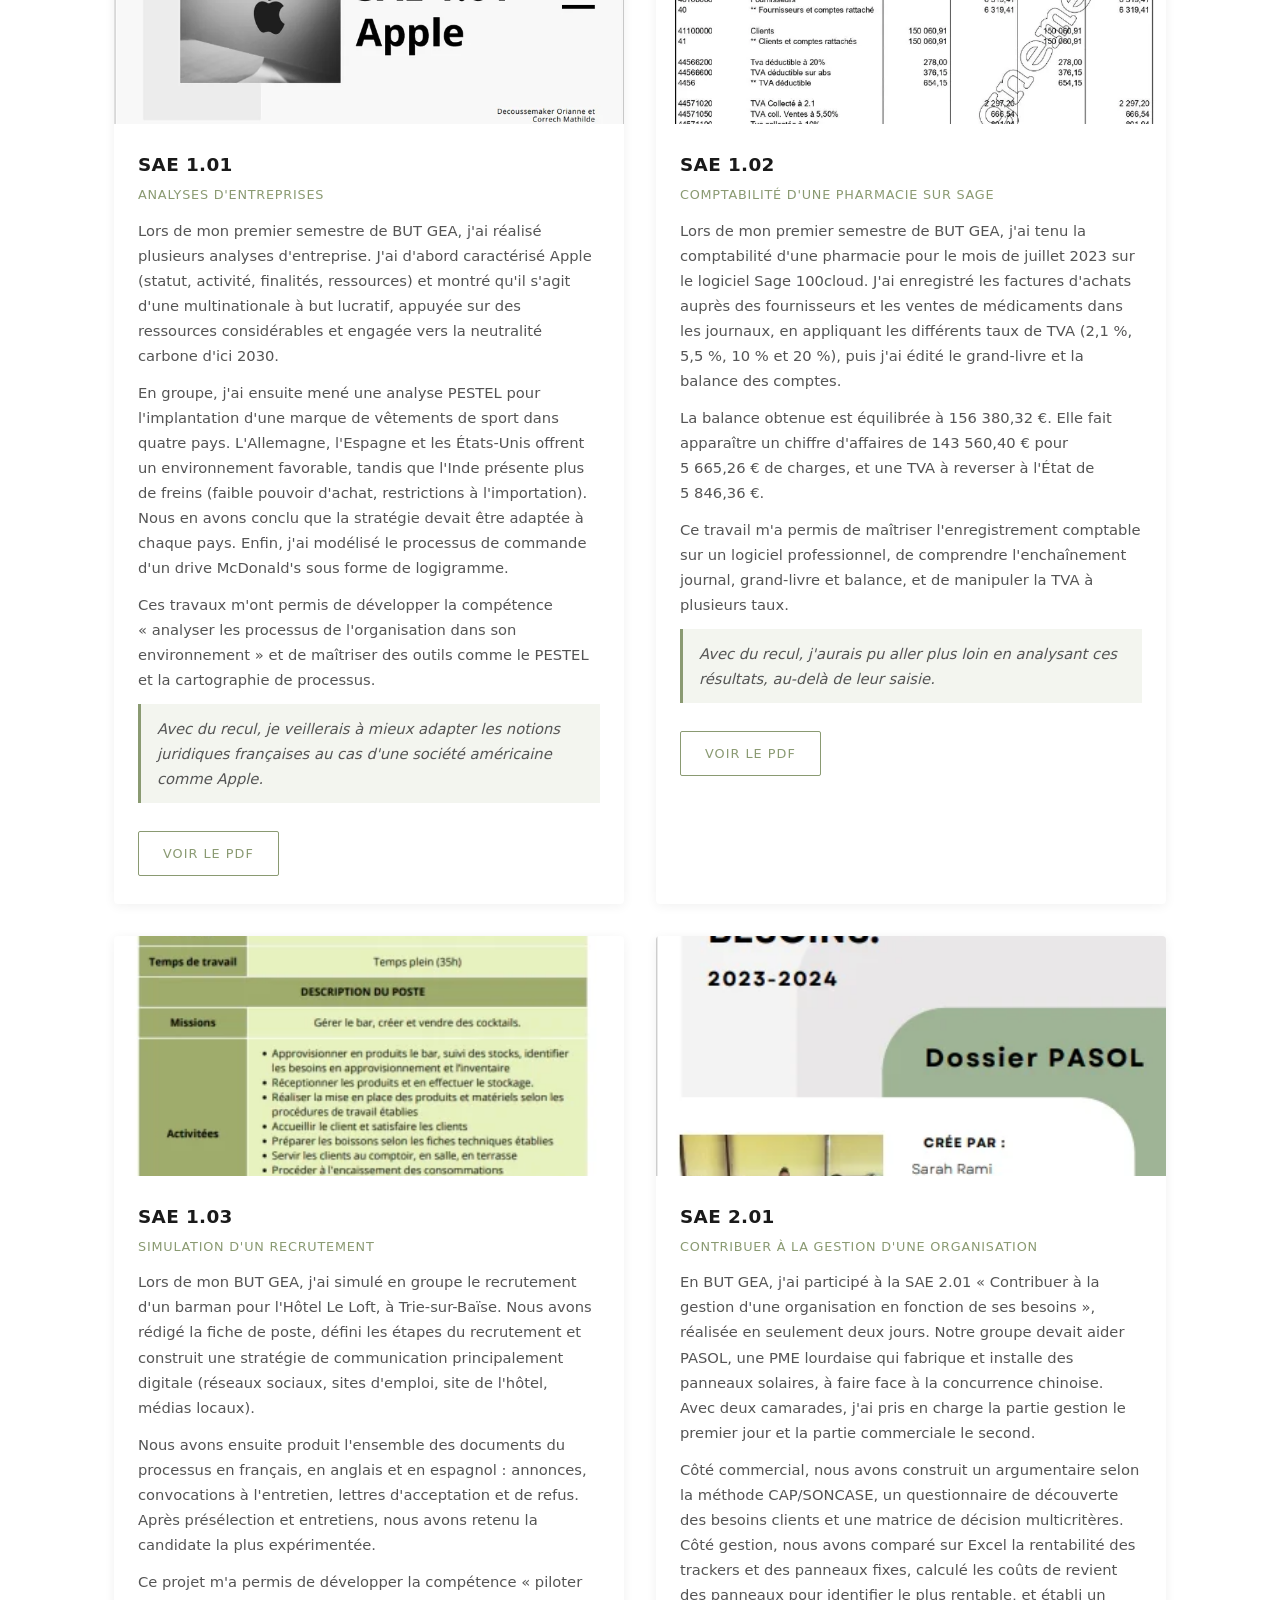
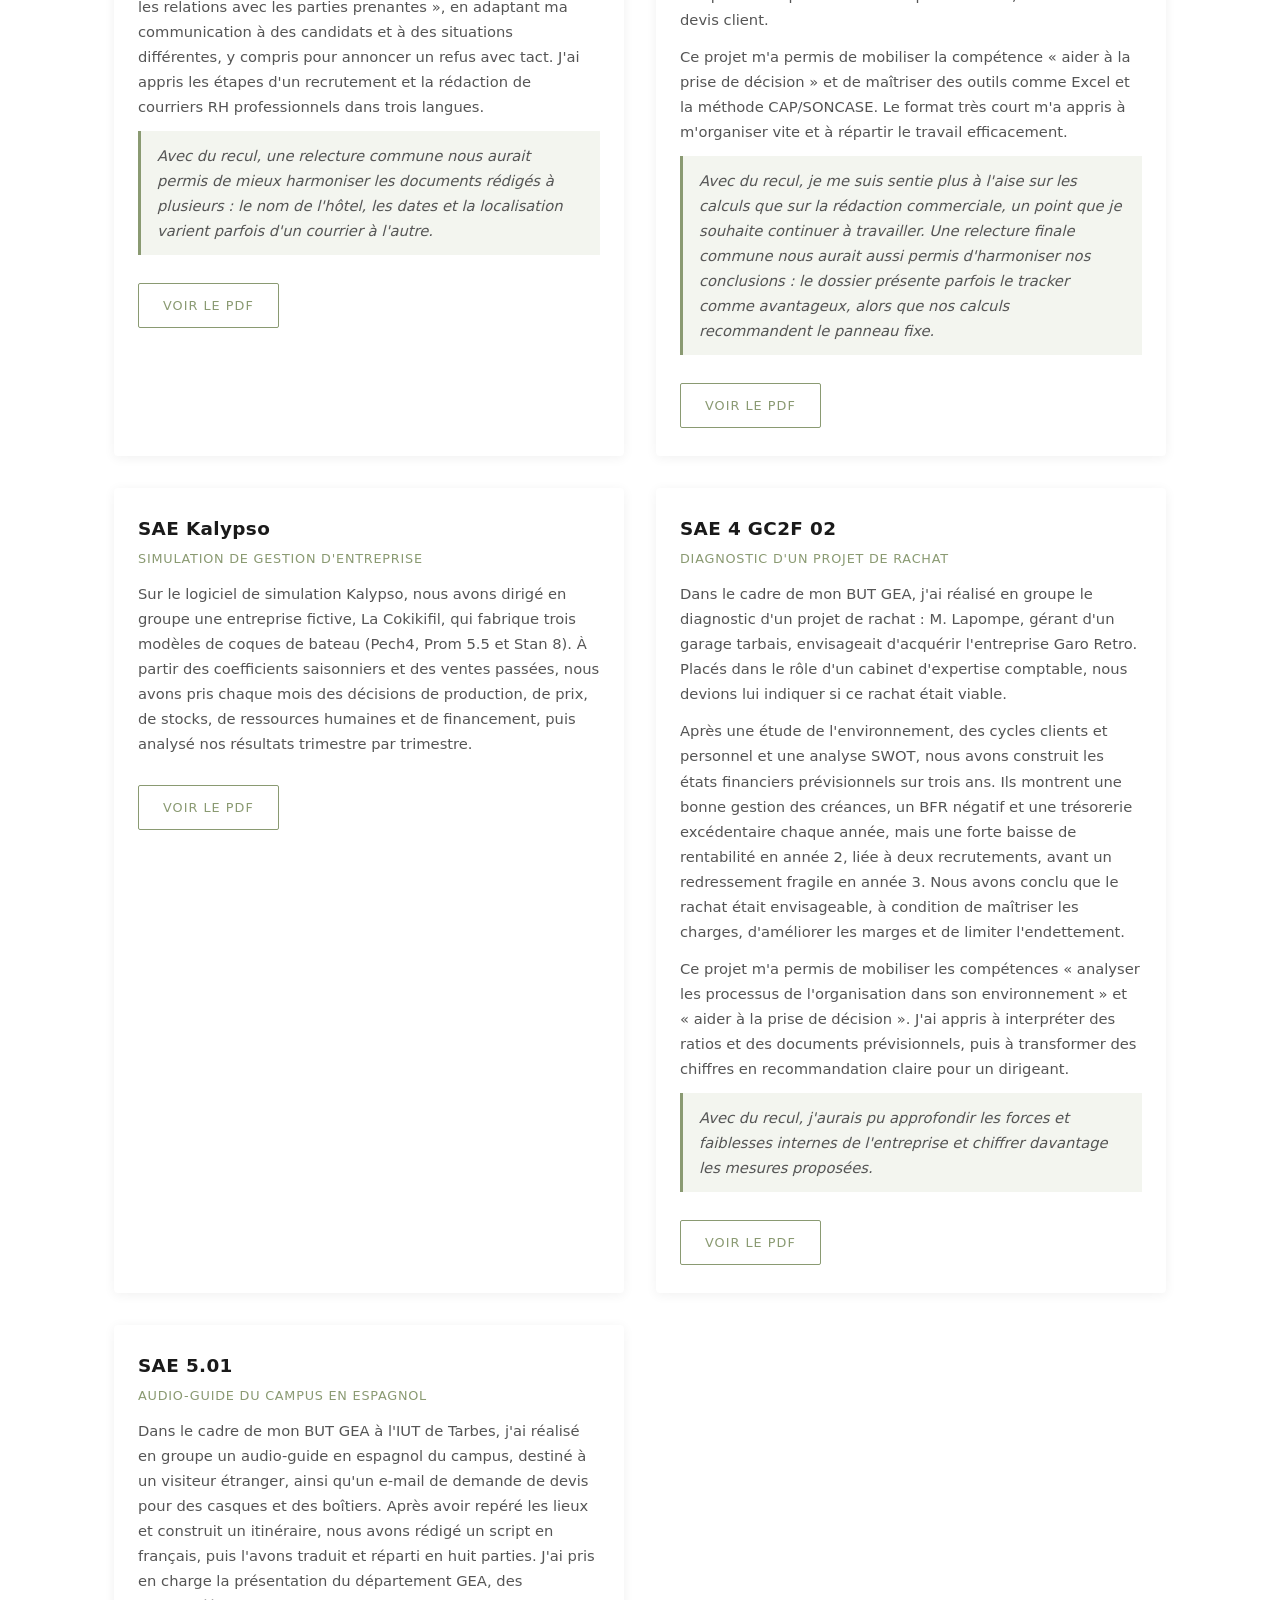
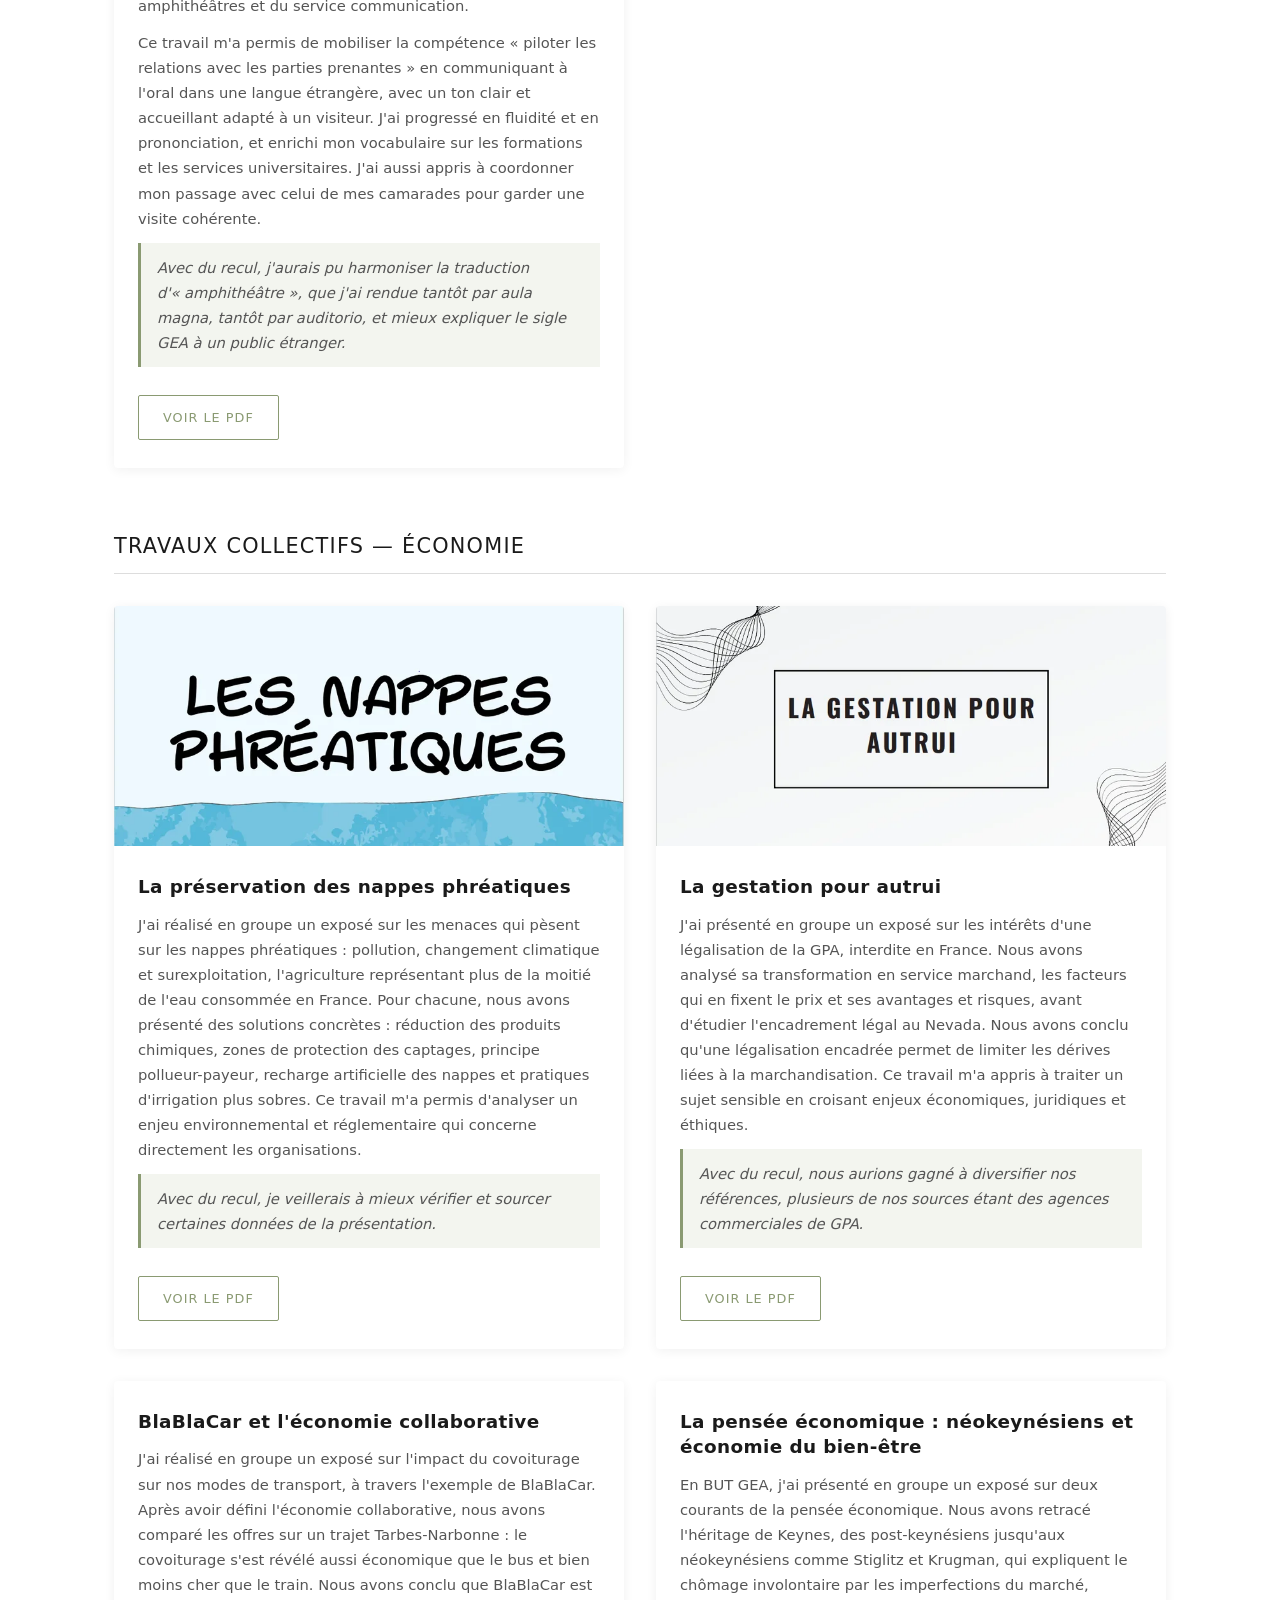
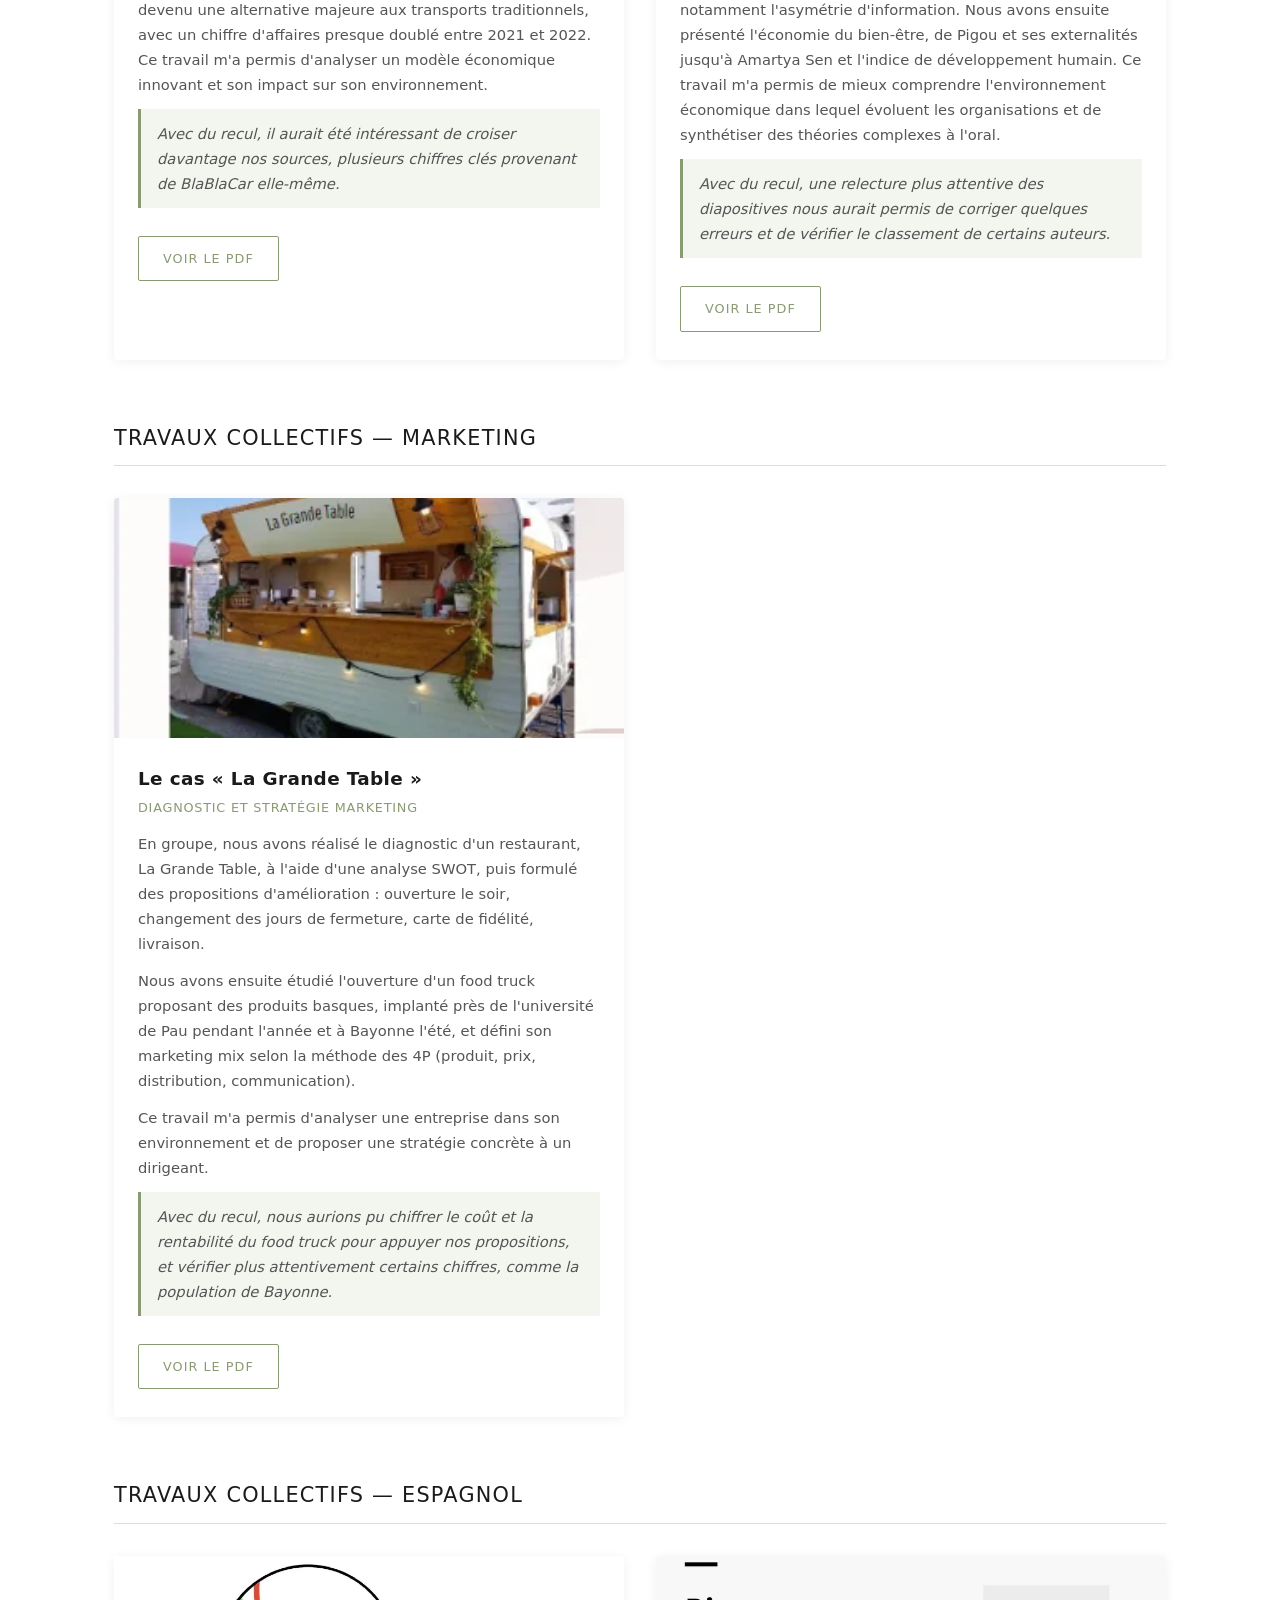
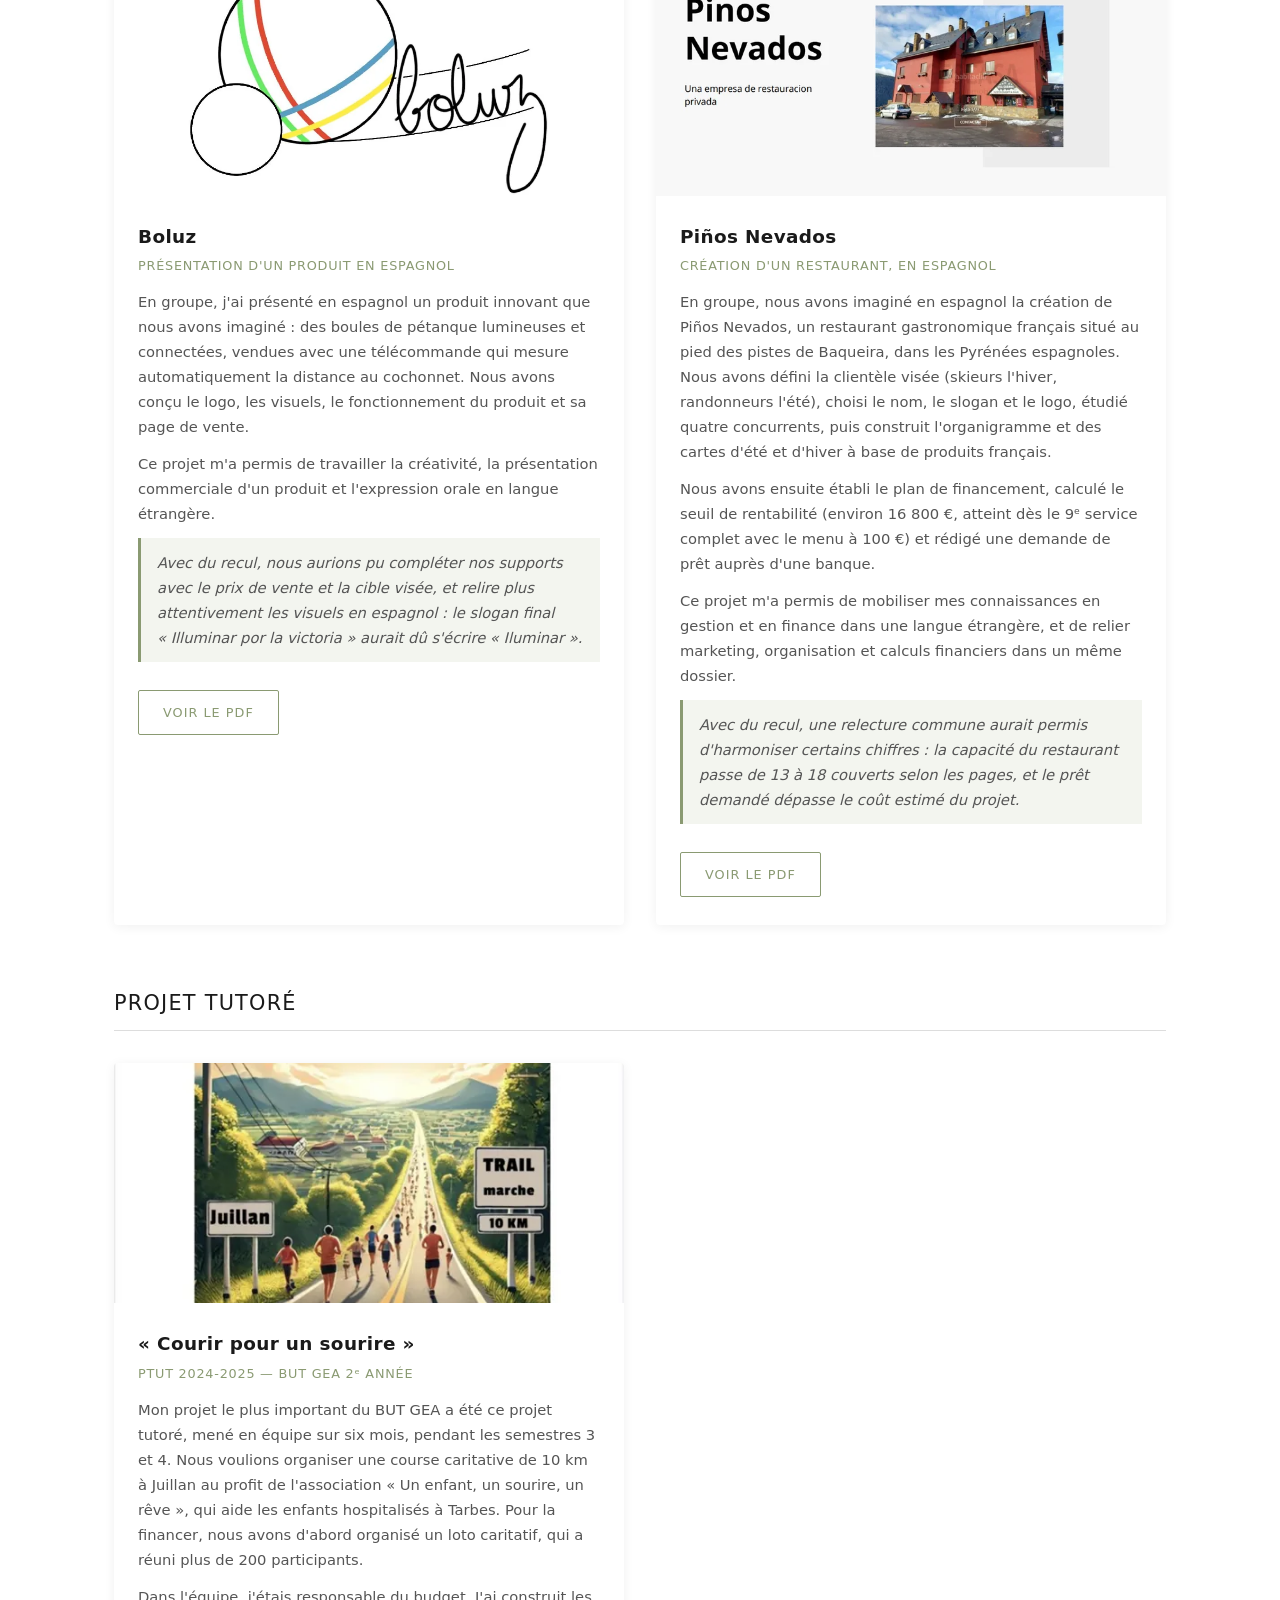
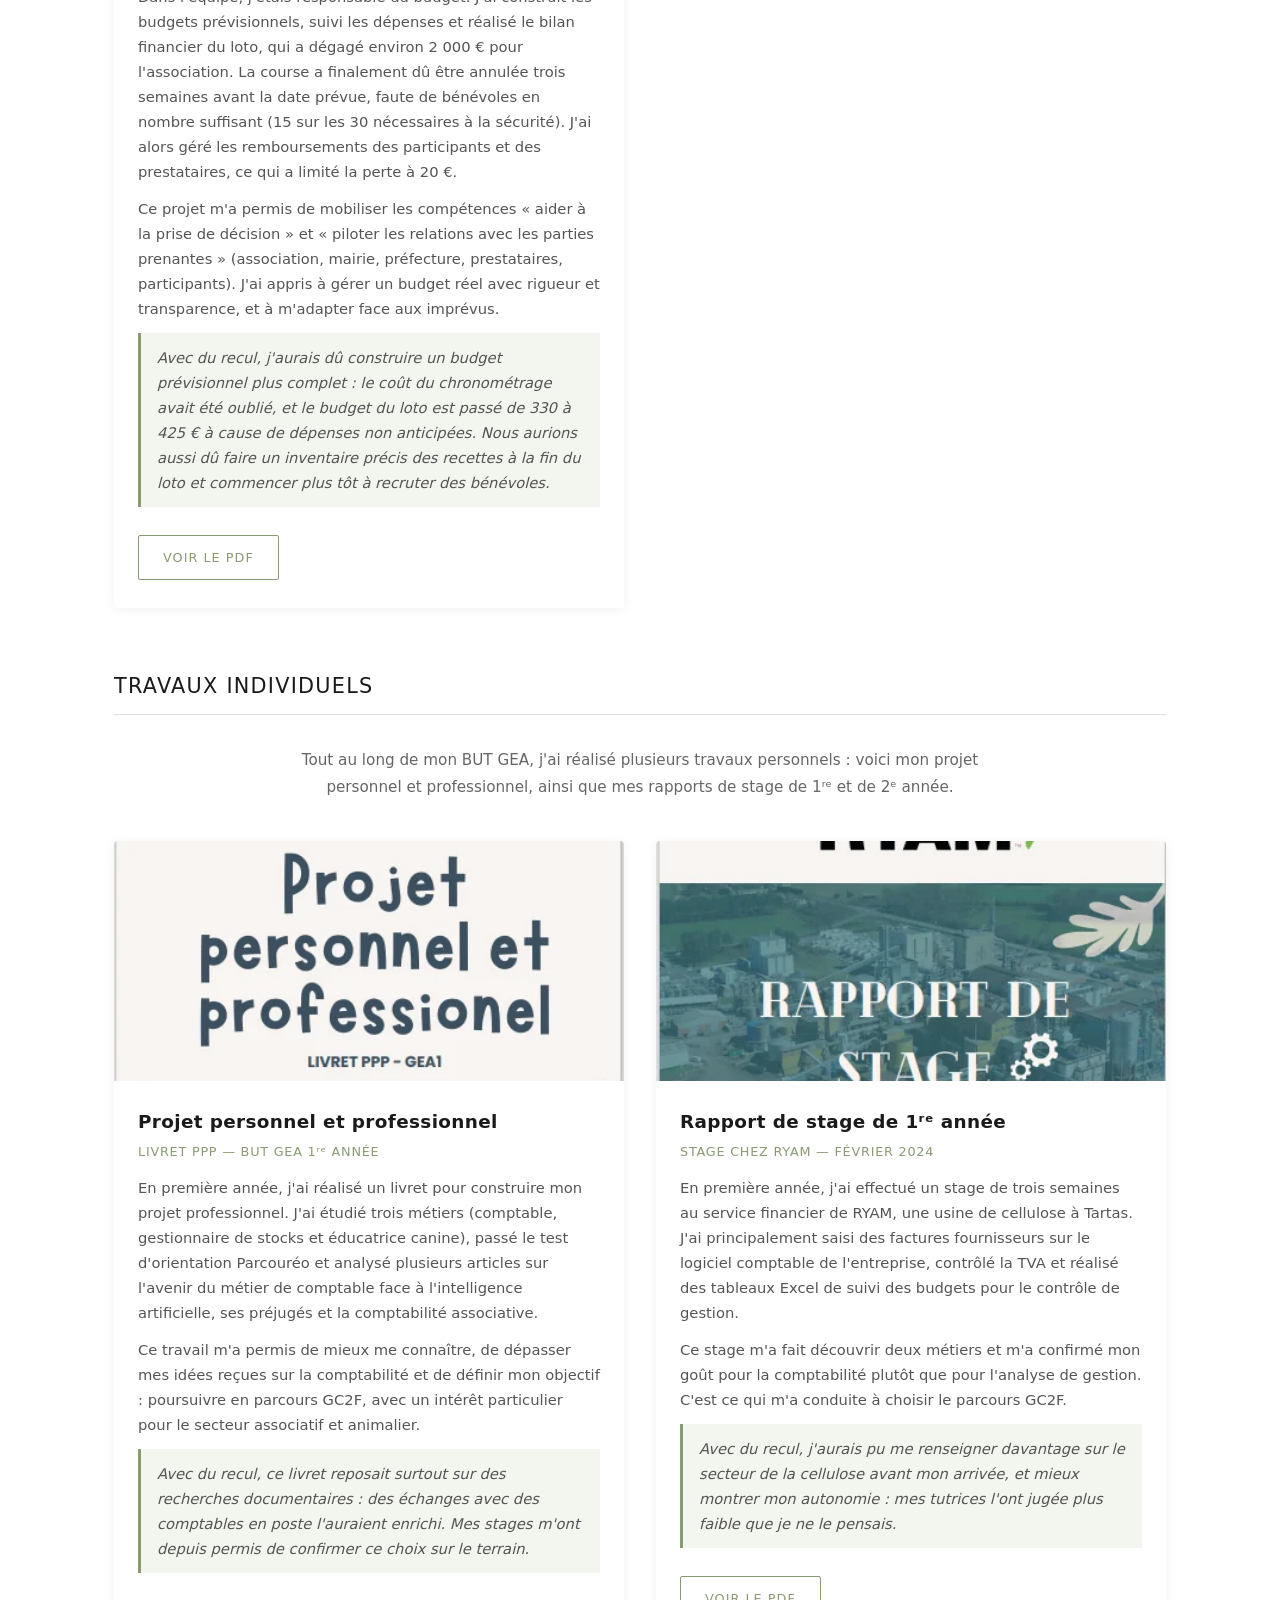
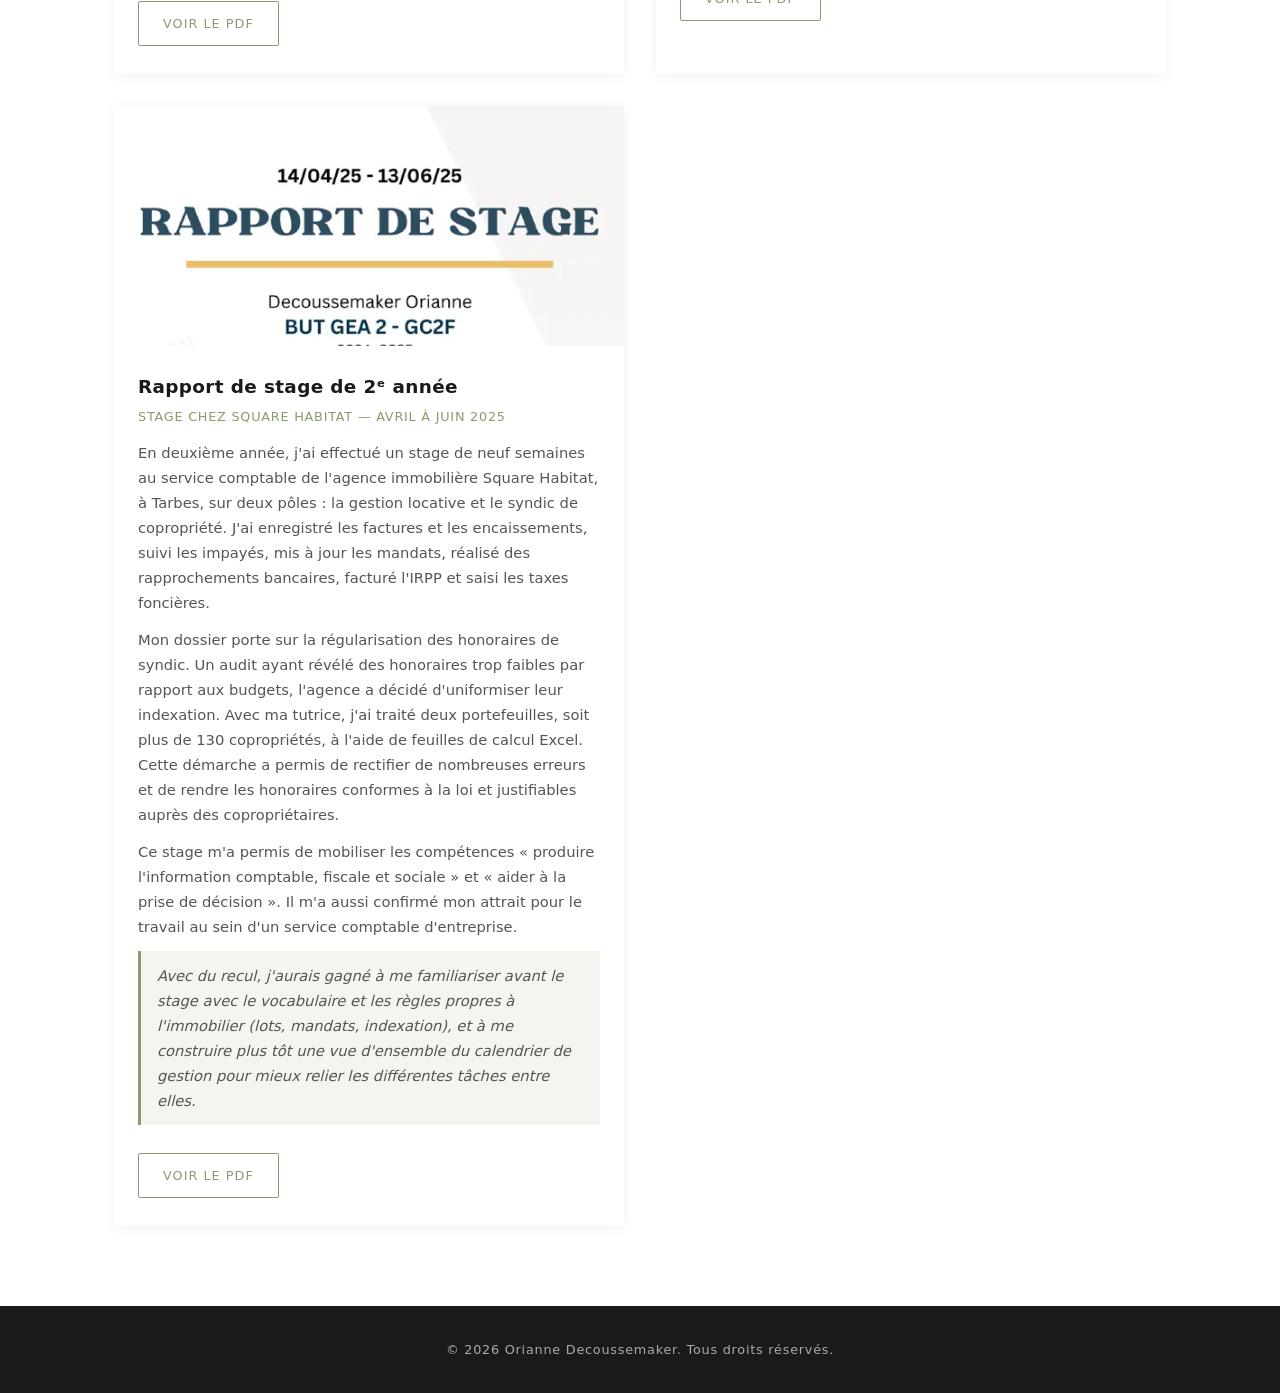
<file: travaux.html>
<!DOCTYPE html>
<html lang="fr">
<head>
  <meta charset="UTF-8">
  <meta name="viewport" content="width=device-width, initial-scale=1.0">
  <title>Travaux — Orianne Decoussemaker</title>
  <meta name="description" content="Les travaux universitaires d'Orianne Decoussemaker en BUT GEA : SAE, exposés, projets.">
  <link rel="icon" href="assets/images/feuille.webp" type="image/webp">
  <link rel="stylesheet" href="css/style.css">
</head>
<body>

  <nav class="navbar">
    <div class="container">
      <a href="index.html" class="logo"><img src="assets/images/feuille.webp" alt="" class="logo-leaf">Orianne Decoussemaker</a>
      <button class="menu-toggle" aria-label="Menu" aria-expanded="false">
        <span></span><span></span><span></span>
      </button>
      <ul class="nav-links">
        <li><a href="index.html">Accueil</a></li>
        <li><a href="biographie.html">Biographie</a></li>
        <li><a href="experience.html">Expérience</a></li>
        <li><a href="travaux.html">Travaux</a></li>
        <li><a href="loisirs.html">Loisirs</a></li>
        <li><a href="contact.html">Contact</a></li>
      </ul>
    </div>
  </nav>

  <main class="container">
    <section class="page-section">
      <h1 class="page-title">Mes Travaux</h1>

      <!-- Compétences -->
      <h2 class="section-subtitle">Compétences</h2>
      <div class="competences">

        <article class="competence">
          <h3>Aider à la prise de décision</h3>
          <p>
            Pour moi, aider à la prise de décision, c'est donner aux dirigeants des informations
            fiables pour qu'ils puissent faire les bons choix. J'ai commencé à développer cette
            compétence lors de mon stage chez RYAM, où j'ai analysé des budgets sur Excel pour
            le service financier. En cours, j'ai réalisé le diagnostic du rachat de l'entreprise
            Garo Retro : à partir des états financiers prévisionnels, j'ai pu conseiller au repreneur
            un rachat sous conditions. Lors de la SAE PASOL, j'ai construit une matrice de décision
            multicritères et comparé la rentabilité de deux technologies pour recommander la plus
            adaptée au client. Chez Square Habitat, j'ai régularisé les honoraires de syndic par
            indexation, et j'ai consacré mon dossier de stage à la mise en place d'un suivi de ces
            honoraires conforme à la loi et justifiable, un outil directement utile à la direction
            de l'agence.
          </p>
        </article>

        <article class="competence">
          <h3>Produire l'information comptable, fiscale et sociale de l'organisation</h3>
          <p>
            C'est la compétence que j'ai le plus pratiquée en entreprise. Chez RYAM, j'ai saisi
            des factures, pris en main un logiciel comptable et contrôlé la TVA. Chez Square Habitat,
            sur le logiciel Septeo, j'ai enregistré les factures et les encaissements, réglé
            les propriétaires et les fournisseurs, réalisé les rapprochements bancaires et saisi
            la taxe foncière. En cours, j'ai tenu sur Sage la comptabilité d'une pharmacie, de la saisie
            des journaux jusqu'à l'édition de la balance, en appliquant quatre taux de TVA différents.
            J'ai aussi travaillé sur l'aspect social en analysant les charges sociales et le taux
            de cotisations patronales d'une entreprise dans le dossier Garo Retro. Ces expériences
            m'ont appris à être rigoureuse et méthodique.
          </p>
        </article>

        <article class="competence">
          <h3>Évaluer l'activité de l'organisation</h3>
          <p>
            J'ai appris à mesurer la performance d'une entreprise et à repérer ses points forts
            comme ses fragilités. Chez Square Habitat, le suivi des loyers et des impayés m'a permis
            d'identifier les situations à risque pour les propriétaires et pour l'agence. Dans le dossier
            Garo Retro, j'ai analysé le délai de paiement des clients, l'évolution des charges sociales,
            le besoin en fonds de roulement et la capacité d'autofinancement, ce qui m'a permis
            de mettre en évidence une année 2 fragile. Lors de la SAE PASOL, le calcul des coûts
            complets m'a montré qu'un seul produit générait près de 60&nbsp;% du bénéfice. Enfin,
            les inventaires que j'ai réalisés chez Lidl m'ont sensibilisée à l'importance du suivi
            des stocks.
          </p>
        </article>

      </div>

      <!-- SAE -->
      <h2 class="section-subtitle">SAE</h2>
      <p class="travaux-intro">
        La SAE est une Situation d'Apprentissage et d'Évaluation, soit un projet constitué d'une
        ou plusieurs tâches à réaliser par un groupe d'étudiants en vue d'atteindre le but fixé.
        Elle permet aux étudiants de réunir leurs compétences dans plusieurs domaines et de les
        associer dans un cas concret.
      </p>
      <div class="travaux-grid">

        <div class="travail-card">
          <img src="assets/images/sae101.webp" alt="SAE 1.01 Apple" class="travail-card-img" loading="lazy">
          <div class="travail-card-body">
            <h3>SAE 1.01</h3>
            <p class="travail-card-meta">Analyses d'entreprises</p>
            <p>
              Lors de mon premier semestre de BUT GEA, j'ai réalisé plusieurs analyses d'entreprise.
              J'ai d'abord caractérisé Apple (statut, activité, finalités, ressources) et montré qu'il
              s'agit d'une multinationale à but lucratif, appuyée sur des ressources considérables
              et engagée vers la neutralité carbone d'ici 2030.
            </p>
            <p>
              En groupe, j'ai ensuite mené une analyse PESTEL pour l'implantation d'une marque de
              vêtements de sport dans quatre pays. L'Allemagne, l'Espagne et les États-Unis offrent
              un environnement favorable, tandis que l'Inde présente plus de freins (faible pouvoir
              d'achat, restrictions à l'importation). Nous en avons conclu que la stratégie devait
              être adaptée à chaque pays. Enfin, j'ai modélisé le processus de commande d'un drive
              McDonald's sous forme de logigramme.
            </p>
            <p>
              Ces travaux m'ont permis de développer la compétence «&nbsp;analyser les processus de
              l'organisation dans son environnement&nbsp;» et de maîtriser des outils comme le PESTEL
              et la cartographie de processus.
            </p>
            <p class="travail-recul">
              Avec du recul, je veillerais à mieux adapter les notions juridiques françaises
              au cas d'une société américaine comme Apple.
            </p>
            <a href="assets/travaux/sae-1.01.pdf" class="btn-small" target="_blank" rel="noopener">Voir le PDF</a>
          </div>
        </div>

        <div class="travail-card">
          <img src="assets/images/sae102.webp" alt="Balance des comptes réalisée sur Sage" class="travail-card-img" loading="lazy">
          <div class="travail-card-body">
            <h3>SAE 1.02</h3>
            <p class="travail-card-meta">Comptabilité d'une pharmacie sur Sage</p>
            <p>
              Lors de mon premier semestre de BUT GEA, j'ai tenu la comptabilité d'une pharmacie
              pour le mois de juillet 2023 sur le logiciel Sage 100cloud. J'ai enregistré les factures
              d'achats auprès des fournisseurs et les ventes de médicaments dans les journaux,
              en appliquant les différents taux de TVA (2,1 %, 5,5 %, 10 % et 20 %), puis j'ai édité
              le grand-livre et la balance des comptes.
            </p>
            <p>
              La balance obtenue est équilibrée à 156&nbsp;380,32&nbsp;€. Elle fait apparaître un chiffre
              d'affaires de 143&nbsp;560,40&nbsp;€ pour 5&nbsp;665,26&nbsp;€ de charges, et une TVA à reverser
              à l'État de 5&nbsp;846,36&nbsp;€.
            </p>
            <p>
              Ce travail m'a permis de maîtriser l'enregistrement comptable sur un logiciel
              professionnel, de comprendre l'enchaînement journal, grand-livre et balance,
              et de manipuler la TVA à plusieurs taux.
            </p>
            <p class="travail-recul">
              Avec du recul, j'aurais pu aller plus loin en analysant ces résultats,
              au-delà de leur saisie.
            </p>
            <a href="assets/travaux/sae-1.02.pdf" class="btn-small" target="_blank" rel="noopener">Voir le PDF</a>
          </div>
        </div>

        <div class="travail-card">
          <img src="assets/images/sae103.webp" alt="SAE 1.03" class="travail-card-img" loading="lazy">
          <div class="travail-card-body">
            <h3>SAE 1.03</h3>
            <p class="travail-card-meta">Simulation d'un recrutement</p>
            <p>
              Lors de mon BUT GEA, j'ai simulé en groupe le recrutement d'un barman pour l'Hôtel
              Le Loft, à Trie-sur-Baïse. Nous avons rédigé la fiche de poste, défini les étapes du
              recrutement et construit une stratégie de communication principalement digitale
              (réseaux sociaux, sites d'emploi, site de l'hôtel, médias locaux).
            </p>
            <p>
              Nous avons ensuite produit l'ensemble des documents du processus en français,
              en anglais et en espagnol : annonces, convocations à l'entretien, lettres d'acceptation
              et de refus. Après présélection et entretiens, nous avons retenu la candidate
              la plus expérimentée.
            </p>
            <p>
              Ce projet m'a permis de développer la compétence «&nbsp;piloter les relations avec les
              parties prenantes&nbsp;», en adaptant ma communication à des candidats et à des situations
              différentes, y compris pour annoncer un refus avec tact. J'ai appris les étapes
              d'un recrutement et la rédaction de courriers RH professionnels dans trois langues.
            </p>
            <p class="travail-recul">
              Avec du recul, une relecture commune nous aurait permis de mieux harmoniser
              les documents rédigés à plusieurs : le nom de l'hôtel, les dates et la localisation
              varient parfois d'un courrier à l'autre.
            </p>
            <a href="assets/travaux/sae-1.03.pdf" class="btn-small" target="_blank" rel="noopener">Voir le PDF</a>
          </div>
        </div>

        <div class="travail-card">
          <img src="assets/images/sae201.webp" alt="SAE 2.01" class="travail-card-img" loading="lazy">
          <div class="travail-card-body">
            <h3>SAE 2.01</h3>
            <p class="travail-card-meta">Contribuer à la gestion d'une organisation</p>
            <p>
              En BUT GEA, j'ai participé à la SAE 2.01 «&nbsp;Contribuer à la gestion d'une organisation
              en fonction de ses besoins&nbsp;», réalisée en seulement deux jours. Notre groupe devait aider
              PASOL, une PME lourdaise qui fabrique et installe des panneaux solaires, à faire face
              à la concurrence chinoise. Avec deux camarades, j'ai pris en charge la partie gestion
              le premier jour et la partie commerciale le second.
            </p>
            <p>
              Côté commercial, nous avons construit un argumentaire selon la méthode CAP/SONCASE,
              un questionnaire de découverte des besoins clients et une matrice de décision
              multicritères. Côté gestion, nous avons comparé sur Excel la rentabilité des trackers
              et des panneaux fixes, calculé les coûts de revient des panneaux pour identifier
              le plus rentable, et établi un devis client.
            </p>
            <p>
              Ce projet m'a permis de mobiliser la compétence «&nbsp;aider à la prise de décision&nbsp;»
              et de maîtriser des outils comme Excel et la méthode CAP/SONCASE. Le format très court
              m'a appris à m'organiser vite et à répartir le travail efficacement.
            </p>
            <p class="travail-recul">
              Avec du recul, je me suis sentie plus à l'aise sur les calculs que sur la rédaction
              commerciale, un point que je souhaite continuer à travailler. Une relecture finale
              commune nous aurait aussi permis d'harmoniser nos conclusions : le dossier présente
              parfois le tracker comme avantageux, alors que nos calculs recommandent le panneau fixe.
            </p>
            <a href="assets/travaux/sae-2.01.pdf" class="btn-small" target="_blank" rel="noopener">Voir le PDF</a>
          </div>
        </div>

        <div class="travail-card">
          <div class="travail-card-body">
            <h3>SAE Kalypso</h3>
            <p class="travail-card-meta">Simulation de gestion d'entreprise</p>
            <p>
              Sur le logiciel de simulation Kalypso, nous avons dirigé en groupe une entreprise
              fictive, La Cokikifil, qui fabrique trois modèles de coques de bateau (Pech4, Prom 5.5
              et Stan 8). À partir des coefficients saisonniers et des ventes passées, nous avons pris
              chaque mois des décisions de production, de prix, de stocks, de ressources humaines
              et de financement, puis analysé nos résultats trimestre par trimestre.
            </p>
            <a href="assets/travaux/sae-kalypso.pdf" class="btn-small" target="_blank" rel="noopener">Voir le PDF</a>
          </div>
        </div>

        <div class="travail-card">
          <div class="travail-card-body">
            <h3>SAE 4 GC2F 02</h3>
            <p class="travail-card-meta">Diagnostic d'un projet de rachat</p>
            <p>
              Dans le cadre de mon BUT GEA, j'ai réalisé en groupe le diagnostic d'un projet
              de rachat : M. Lapompe, gérant d'un garage tarbais, envisageait d'acquérir l'entreprise
              Garo Retro. Placés dans le rôle d'un cabinet d'expertise comptable, nous devions
              lui indiquer si ce rachat était viable.
            </p>
            <p>
              Après une étude de l'environnement, des cycles clients et personnel et une analyse SWOT,
              nous avons construit les états financiers prévisionnels sur trois ans. Ils montrent
              une bonne gestion des créances, un BFR négatif et une trésorerie excédentaire chaque
              année, mais une forte baisse de rentabilité en année 2, liée à deux recrutements,
              avant un redressement fragile en année 3. Nous avons conclu que le rachat était
              envisageable, à condition de maîtriser les charges, d'améliorer les marges
              et de limiter l'endettement.
            </p>
            <p>
              Ce projet m'a permis de mobiliser les compétences «&nbsp;analyser les processus de
              l'organisation dans son environnement&nbsp;» et «&nbsp;aider à la prise de décision&nbsp;».
              J'ai appris à interpréter des ratios et des documents prévisionnels, puis à transformer
              des chiffres en recommandation claire pour un dirigeant.
            </p>
            <p class="travail-recul">
              Avec du recul, j'aurais pu approfondir les forces et faiblesses internes
              de l'entreprise et chiffrer davantage les mesures proposées.
            </p>
            <a href="assets/travaux/sae-4-gc2f-02.pdf" class="btn-small" target="_blank" rel="noopener">Voir le PDF</a>
          </div>
        </div>

        <div class="travail-card">
          <div class="travail-card-body">
            <h3>SAE 5.01</h3>
            <p class="travail-card-meta">Audio-guide du campus en espagnol</p>
            <p>
              Dans le cadre de mon BUT GEA à l'IUT de Tarbes, j'ai réalisé en groupe un audio-guide
              en espagnol du campus, destiné à un visiteur étranger, ainsi qu'un e-mail de demande
              de devis pour des casques et des boîtiers. Après avoir repéré les lieux et construit
              un itinéraire, nous avons rédigé un script en français, puis l'avons traduit et réparti
              en huit parties. J'ai pris en charge la présentation du département GEA,
              des amphithéâtres et du service communication.
            </p>
            <p>
              Ce travail m'a permis de mobiliser la compétence «&nbsp;piloter les relations avec les
              parties prenantes&nbsp;» en communiquant à l'oral dans une langue étrangère, avec un ton
              clair et accueillant adapté à un visiteur. J'ai progressé en fluidité et en prononciation,
              et enrichi mon vocabulaire sur les formations et les services universitaires.
              J'ai aussi appris à coordonner mon passage avec celui de mes camarades pour garder
              une visite cohérente.
            </p>
            <p class="travail-recul">
              Avec du recul, j'aurais pu harmoniser la traduction d'«&nbsp;amphithéâtre&nbsp;», que j'ai rendue
              tantôt par <em lang="es">aula magna</em>, tantôt par <em lang="es">auditorio</em>,
              et mieux expliquer le sigle GEA à un public étranger.
            </p>
            <a href="assets/travaux/sae-5.01.pdf" class="btn-small" target="_blank" rel="noopener">Voir le PDF</a>
          </div>
        </div>

      </div>

      <!-- Travaux collectifs - Économie -->
      <h2 class="section-subtitle">Travaux collectifs — Économie</h2>
      <div class="travaux-grid">

        <div class="travail-card">
          <img src="assets/images/ressources-naturelles.webp" alt="Les nappes phréatiques" class="travail-card-img" loading="lazy">
          <div class="travail-card-body">
            <h3>La préservation des nappes phréatiques</h3>
            <p>
              J'ai réalisé en groupe un exposé sur les menaces qui pèsent sur les nappes phréatiques :
              pollution, changement climatique et surexploitation, l'agriculture représentant plus
              de la moitié de l'eau consommée en France. Pour chacune, nous avons présenté des
              solutions concrètes : réduction des produits chimiques, zones de protection des captages,
              principe pollueur-payeur, recharge artificielle des nappes et pratiques d'irrigation
              plus sobres. Ce travail m'a permis d'analyser un enjeu environnemental et réglementaire
              qui concerne directement les organisations.
            </p>
            <p class="travail-recul">
              Avec du recul, je veillerais à mieux vérifier et sourcer certaines données
              de la présentation.
            </p>
            <a href="assets/travaux/ressources-naturelles.pdf" class="btn-small" target="_blank" rel="noopener">Voir le PDF</a>
          </div>
        </div>

        <div class="travail-card">
          <img src="assets/images/marchandisation.webp" alt="La marchandisation de la GPA" class="travail-card-img" loading="lazy">
          <div class="travail-card-body">
            <h3>La gestation pour autrui</h3>
            <p>
              J'ai présenté en groupe un exposé sur les intérêts d'une légalisation de la GPA,
              interdite en France. Nous avons analysé sa transformation en service marchand,
              les facteurs qui en fixent le prix et ses avantages et risques, avant d'étudier
              l'encadrement légal au Nevada. Nous avons conclu qu'une légalisation encadrée permet
              de limiter les dérives liées à la marchandisation. Ce travail m'a appris à traiter
              un sujet sensible en croisant enjeux économiques, juridiques et éthiques.
            </p>
            <p class="travail-recul">
              Avec du recul, nous aurions gagné à diversifier nos références, plusieurs de nos
              sources étant des agences commerciales de GPA.
            </p>
            <a href="assets/travaux/marchandisation.pdf" class="btn-small" target="_blank" rel="noopener">Voir le PDF</a>
          </div>
        </div>

        <div class="travail-card">
          <div class="travail-card-body">
            <h3>BlaBlaCar et l'économie collaborative</h3>
            <p>
              J'ai réalisé en groupe un exposé sur l'impact du covoiturage sur nos modes de transport,
              à travers l'exemple de BlaBlaCar. Après avoir défini l'économie collaborative,
              nous avons comparé les offres sur un trajet Tarbes-Narbonne : le covoiturage s'est
              révélé aussi économique que le bus et bien moins cher que le train. Nous avons conclu
              que BlaBlaCar est devenu une alternative majeure aux transports traditionnels,
              avec un chiffre d'affaires presque doublé entre 2021 et 2022. Ce travail m'a permis
              d'analyser un modèle économique innovant et son impact sur son environnement.
            </p>
            <p class="travail-recul">
              Avec du recul, il aurait été intéressant de croiser davantage nos sources,
              plusieurs chiffres clés provenant de BlaBlaCar elle-même.
            </p>
            <a href="assets/travaux/economie-collaborative.pdf" class="btn-small" target="_blank" rel="noopener">Voir le PDF</a>
          </div>
        </div>

        <div class="travail-card">
          <div class="travail-card-body">
            <h3>La pensée économique : néokeynésiens et économie du bien-être</h3>
            <p>
              En BUT GEA, j'ai présenté en groupe un exposé sur deux courants de la pensée économique.
              Nous avons retracé l'héritage de Keynes, des post-keynésiens jusqu'aux néokeynésiens
              comme Stiglitz et Krugman, qui expliquent le chômage involontaire par les imperfections
              du marché, notamment l'asymétrie d'information. Nous avons ensuite présenté l'économie
              du bien-être, de Pigou et ses externalités jusqu'à Amartya Sen et l'indice
              de développement humain. Ce travail m'a permis de mieux comprendre l'environnement
              économique dans lequel évoluent les organisations et de synthétiser des théories
              complexes à l'oral.
            </p>
            <p class="travail-recul">
              Avec du recul, une relecture plus attentive des diapositives nous aurait permis
              de corriger quelques erreurs et de vérifier le classement de certains auteurs.
            </p>
            <a href="assets/travaux/pensee-economique.pdf" class="btn-small" target="_blank" rel="noopener">Voir le PDF</a>
          </div>
        </div>

      </div>

      <!-- Travaux collectifs - Marketing -->
      <h2 class="section-subtitle">Travaux collectifs — Marketing</h2>
      <div class="travaux-grid">

        <div class="travail-card">
          <img src="assets/images/grande-table.webp" alt="Le foodtruck La Grande Table" class="travail-card-img" loading="lazy">
          <div class="travail-card-body">
            <h3>Le cas «&nbsp;La Grande Table&nbsp;»</h3>
            <p class="travail-card-meta">Diagnostic et stratégie marketing</p>
            <p>
              En groupe, nous avons réalisé le diagnostic d'un restaurant, La Grande Table,
              à l'aide d'une analyse SWOT, puis formulé des propositions d'amélioration :
              ouverture le soir, changement des jours de fermeture, carte de fidélité, livraison.
            </p>
            <p>
              Nous avons ensuite étudié l'ouverture d'un food truck proposant des produits basques,
              implanté près de l'université de Pau pendant l'année et à Bayonne l'été, et défini
              son marketing mix selon la méthode des 4P (produit, prix, distribution, communication).
            </p>
            <p>
              Ce travail m'a permis d'analyser une entreprise dans son environnement et de proposer
              une stratégie concrète à un dirigeant.
            </p>
            <p class="travail-recul">
              Avec du recul, nous aurions pu chiffrer le coût et la rentabilité du food truck
              pour appuyer nos propositions, et vérifier plus attentivement certains chiffres,
              comme la population de Bayonne.
            </p>
            <a href="assets/travaux/grande-table.pdf" class="btn-small" target="_blank" rel="noopener">Voir le PDF</a>
          </div>
        </div>

      </div>

      <!-- Travaux collectifs - Espagnol -->
      <h2 class="section-subtitle">Travaux collectifs — Espagnol</h2>
      <div class="travaux-grid">

        <div class="travail-card">
          <img src="assets/images/boluz.webp" alt="Logo Boluz" class="travail-card-img travail-card-img--contain" loading="lazy">
          <div class="travail-card-body">
            <h3>Boluz</h3>
            <p class="travail-card-meta">Présentation d'un produit en espagnol</p>
            <p>
              En groupe, j'ai présenté en espagnol un produit innovant que nous avons imaginé :
              des boules de pétanque lumineuses et connectées, vendues avec une télécommande
              qui mesure automatiquement la distance au cochonnet. Nous avons conçu le logo,
              les visuels, le fonctionnement du produit et sa page de vente.
            </p>
            <p>
              Ce projet m'a permis de travailler la créativité, la présentation commerciale
              d'un produit et l'expression orale en langue étrangère.
            </p>
            <p class="travail-recul">
              Avec du recul, nous aurions pu compléter nos supports avec le prix de vente et
              la cible visée, et relire plus attentivement les visuels en espagnol : le slogan
              final «&nbsp;Illuminar por la victoria&nbsp;» aurait dû s'écrire «&nbsp;Iluminar&nbsp;».
            </p>
            <a href="assets/travaux/boluz.pdf" class="btn-small" target="_blank" rel="noopener">Voir le PDF</a>
          </div>
        </div>

        <div class="travail-card">
          <img src="assets/images/pinos-nevados.webp" alt="Piños Nevados" class="travail-card-img" loading="lazy">
          <div class="travail-card-body">
            <h3>Piños Nevados</h3>
            <p class="travail-card-meta">Création d'un restaurant, en espagnol</p>
            <p>
              En groupe, nous avons imaginé en espagnol la création de Piños Nevados,
              un restaurant gastronomique français situé au pied des pistes de Baqueira,
              dans les Pyrénées espagnoles. Nous avons défini la clientèle visée (skieurs l'hiver,
              randonneurs l'été), choisi le nom, le slogan et le logo, étudié quatre concurrents,
              puis construit l'organigramme et des cartes d'été et d'hiver à base de produits français.
            </p>
            <p>
              Nous avons ensuite établi le plan de financement, calculé le seuil de rentabilité
              (environ 16&nbsp;800&nbsp;€, atteint dès le 9ᵉ service complet avec le menu à 100&nbsp;€)
              et rédigé une demande de prêt auprès d'une banque.
            </p>
            <p>
              Ce projet m'a permis de mobiliser mes connaissances en gestion et en finance
              dans une langue étrangère, et de relier marketing, organisation et calculs financiers
              dans un même dossier.
            </p>
            <p class="travail-recul">
              Avec du recul, une relecture commune aurait permis d'harmoniser certains chiffres :
              la capacité du restaurant passe de 13 à 18 couverts selon les pages, et le prêt
              demandé dépasse le coût estimé du projet.
            </p>
            <a href="assets/travaux/pinos-nevados.pdf" class="btn-small" target="_blank" rel="noopener">Voir le PDF</a>
          </div>
        </div>

      </div>

      <!-- Projet tutoré -->
      <h2 class="section-subtitle">Projet tutoré</h2>
      <div class="travaux-grid">

        <div class="travail-card">
          <img src="assets/images/ptut.webp" alt="Affiche de la course Courir pour un sourire" class="travail-card-img" loading="lazy">
          <div class="travail-card-body">
            <h3>«&nbsp;Courir pour un sourire&nbsp;»</h3>
            <p class="travail-card-meta">PTUT 2024-2025 — BUT GEA 2ᵉ année</p>
            <p>
              Mon projet le plus important du BUT GEA a été ce projet tutoré, mené en équipe
              sur six mois, pendant les semestres 3 et 4. Nous voulions organiser une course
              caritative de 10&nbsp;km à Juillan au profit de l'association «&nbsp;Un enfant,
              un sourire, un rêve&nbsp;», qui aide les enfants hospitalisés à Tarbes. Pour la financer,
              nous avons d'abord organisé un loto caritatif, qui a réuni plus de 200 participants.
            </p>
            <p>
              Dans l'équipe, j'étais responsable du budget. J'ai construit les budgets prévisionnels,
              suivi les dépenses et réalisé le bilan financier du loto, qui a dégagé environ
              2&nbsp;000&nbsp;€ pour l'association. La course a finalement dû être annulée trois semaines
              avant la date prévue, faute de bénévoles en nombre suffisant (15 sur les 30 nécessaires
              à la sécurité). J'ai alors géré les remboursements des participants et des prestataires,
              ce qui a limité la perte à 20&nbsp;€.
            </p>
            <p>
              Ce projet m'a permis de mobiliser les compétences «&nbsp;aider à la prise de décision&nbsp;»
              et «&nbsp;piloter les relations avec les parties prenantes&nbsp;» (association, mairie,
              préfecture, prestataires, participants). J'ai appris à gérer un budget réel avec rigueur
              et transparence, et à m'adapter face aux imprévus.
            </p>
            <p class="travail-recul">
              Avec du recul, j'aurais dû construire un budget prévisionnel plus complet : le coût
              du chronométrage avait été oublié, et le budget du loto est passé de 330 à 425&nbsp;€
              à cause de dépenses non anticipées. Nous aurions aussi dû faire un inventaire précis
              des recettes à la fin du loto et commencer plus tôt à recruter des bénévoles.
            </p>
            <a href="assets/travaux/ptut-courir-pour-un-sourire.pdf" class="btn-small" target="_blank" rel="noopener">Voir le PDF</a>
          </div>
        </div>

      </div>

      <!-- Travaux individuels -->
      <h2 class="section-subtitle">Travaux individuels</h2>
      <p class="travaux-intro">
        Tout au long de mon BUT GEA, j'ai réalisé plusieurs travaux personnels : voici mon projet
        personnel et professionnel, ainsi que mes rapports de stage de 1ʳᵉ et de 2ᵉ année.
      </p>
      <div class="travaux-grid">

        <div class="travail-card">
          <img src="assets/images/ppp.webp" alt="Projet personnel et professionnel" class="travail-card-img" loading="lazy">
          <div class="travail-card-body">
            <h3>Projet personnel et professionnel</h3>
            <p class="travail-card-meta">Livret PPP — BUT GEA 1ʳᵉ année</p>
            <p>
              En première année, j'ai réalisé un livret pour construire mon projet professionnel.
              J'ai étudié trois métiers (comptable, gestionnaire de stocks et éducatrice canine),
              passé le test d'orientation Parcouréo et analysé plusieurs articles sur l'avenir
              du métier de comptable face à l'intelligence artificielle, ses préjugés
              et la comptabilité associative.
            </p>
            <p>
              Ce travail m'a permis de mieux me connaître, de dépasser mes idées reçues sur
              la comptabilité et de définir mon objectif : poursuivre en parcours GC2F,
              avec un intérêt particulier pour le secteur associatif et animalier.
            </p>
            <p class="travail-recul">
              Avec du recul, ce livret reposait surtout sur des recherches documentaires :
              des échanges avec des comptables en poste l'auraient enrichi. Mes stages m'ont
              depuis permis de confirmer ce choix sur le terrain.
            </p>
            <a href="assets/travaux/ppp.pdf" class="btn-small" target="_blank" rel="noopener">Voir le PDF</a>
          </div>
        </div>

        <div class="travail-card">
          <img src="assets/images/rapport-stage.webp" alt="Rapport de stage" class="travail-card-img" loading="lazy">
          <div class="travail-card-body">
            <h3>Rapport de stage de 1ʳᵉ année</h3>
            <p class="travail-card-meta">Stage chez RYAM — février 2024</p>
            <p>
              En première année, j'ai effectué un stage de trois semaines au service financier
              de RYAM, une usine de cellulose à Tartas. J'ai principalement saisi des factures
              fournisseurs sur le logiciel comptable de l'entreprise, contrôlé la TVA et réalisé
              des tableaux Excel de suivi des budgets pour le contrôle de gestion.
            </p>
            <p>
              Ce stage m'a fait découvrir deux métiers et m'a confirmé mon goût pour la comptabilité
              plutôt que pour l'analyse de gestion. C'est ce qui m'a conduite à choisir
              le parcours GC2F.
            </p>
            <p class="travail-recul">
              Avec du recul, j'aurais pu me renseigner davantage sur le secteur de la cellulose
              avant mon arrivée, et mieux montrer mon autonomie : mes tutrices l'ont jugée
              plus faible que je ne le pensais.
            </p>
            <a href="assets/travaux/rapport-stage.pdf" class="btn-small" target="_blank" rel="noopener">Voir le PDF</a>
          </div>
        </div>

        <div class="travail-card">
          <img src="assets/images/rapport-stage-2e-annee.webp" alt="Couverture du rapport de stage de 2e année" class="travail-card-img" loading="lazy" style="object-position: 50% 45%">
          <div class="travail-card-body">
            <h3>Rapport de stage de 2ᵉ année</h3>
            <p class="travail-card-meta">Stage chez Square Habitat — avril à juin 2025</p>
            <p>
              En deuxième année, j'ai effectué un stage de neuf semaines au service comptable
              de l'agence immobilière Square Habitat, à Tarbes, sur deux pôles : la gestion locative
              et le syndic de copropriété. J'ai enregistré les factures et les encaissements,
              suivi les impayés, mis à jour les mandats, réalisé des rapprochements bancaires,
              facturé l'IRPP et saisi les taxes foncières.
            </p>
            <p>
              Mon dossier porte sur la régularisation des honoraires de syndic. Un audit ayant révélé
              des honoraires trop faibles par rapport aux budgets, l'agence a décidé d'uniformiser
              leur indexation. Avec ma tutrice, j'ai traité deux portefeuilles, soit plus de
              130 copropriétés, à l'aide de feuilles de calcul Excel. Cette démarche a permis
              de rectifier de nombreuses erreurs et de rendre les honoraires conformes à la loi
              et justifiables auprès des copropriétaires.
            </p>
            <p>
              Ce stage m'a permis de mobiliser les compétences «&nbsp;produire l'information comptable,
              fiscale et sociale&nbsp;» et «&nbsp;aider à la prise de décision&nbsp;». Il m'a aussi confirmé
              mon attrait pour le travail au sein d'un service comptable d'entreprise.
            </p>
            <p class="travail-recul">
              Avec du recul, j'aurais gagné à me familiariser avant le stage avec le vocabulaire
              et les règles propres à l'immobilier (lots, mandats, indexation), et à me construire
              plus tôt une vue d'ensemble du calendrier de gestion pour mieux relier les différentes
              tâches entre elles.
            </p>
            <a href="assets/travaux/rapport-stage-2e-annee.pdf" class="btn-small" target="_blank" rel="noopener">Voir le PDF</a>
          </div>
        </div>

      </div>

    </section>
  </main>

  <footer class="footer">
    <p>&copy; 2026 Orianne Decoussemaker. Tous droits réservés.</p>
  </footer>

  <script src="js/main.js"></script>
</body>
</html>
</file>
<file: css/style.css>
/* ===== Reset & Base ===== */
*,
*::before,
*::after {
  margin: 0;
  padding: 0;
  box-sizing: border-box;
}

:root {
  --color-bg: #fff;
  --color-text: #444;
  --color-heading: #1a1a1a;
  --color-accent: #8a9a72;
  --color-accent-light: #f3f5ef;
  --color-border: #eee;
  --color-white: #fff;
  --color-footer-bg: #1a1a1a;
  --color-footer-text: #aaa;
  --font-body: "Segoe UI", system-ui, -apple-system, sans-serif;
  --max-width: 1100px;
  --nav-height: 80px;
}

html {
  scroll-behavior: smooth;
}

body {
  font-family: var(--font-body);
  color: var(--color-text);
  background: var(--color-bg);
  line-height: 1.8;
  font-size: 15px;
  min-height: 100vh;
  display: flex;
  flex-direction: column;
  text-align: justify;
}

body > main {
  flex: 1;
  width: 100%;
}

img {
  max-width: 100%;
  height: auto;
  display: block;
}

a {
  color: var(--color-accent);
  text-decoration: none;
}

a:hover {
  text-decoration: underline;
}

h1, h2, h3 {
  color: var(--color-heading);
  line-height: 1.4;
}

/* ===== Navigation ===== */
.navbar {
  position: sticky;
  top: 0;
  z-index: 100;
  background: rgba(255, 255, 255, 0.97);
  backdrop-filter: blur(8px);
  border-bottom: none;
  height: var(--nav-height);
  box-shadow: 0 1px 0 rgba(0, 0, 0, 0.06);
}

.navbar .container {
  max-width: 1400px;
  margin: 0 auto;
  padding: 0 32px;
  display: flex;
  align-items: center;
  justify-content: space-between;
  gap: 48px;
  height: 100%;
}

.navbar .logo {
  font-size: 1.1rem;
  font-weight: 400;
  letter-spacing: 0.08em;
  text-transform: uppercase;
  color: var(--color-heading);
  white-space: nowrap;
  flex-shrink: 0;
  display: flex;
  align-items: flex-end;
  gap: 0;
  position: relative;
}

.navbar .logo:hover {
  text-decoration: none;
}

.logo-leaf {
  height: 70px;
  width: auto;
  flex-shrink: 0;
  margin-right: 4px;
  margin-bottom: -8px;
}

.nav-links {
  display: flex;
  list-style: none;
  gap: 32px;
}

.nav-links a {
  color: var(--color-text);
  font-size: 0.85rem;
  font-weight: 400;
  letter-spacing: 0.1em;
  text-transform: uppercase;
  transition: color 0.3s;
  position: relative;
  padding-bottom: 4px;
}

.nav-links a::after {
  content: "";
  position: absolute;
  left: 0;
  bottom: -2px;
  width: 0;
  height: 2px;
  background: var(--color-accent);
  transition: width 0.3s;
}

.nav-links a:hover::after,
.nav-links a.active::after {
  width: 100%;
}

.nav-links a:hover,
.nav-links a.active {
  color: var(--color-heading);
  text-decoration: none;
}

.menu-toggle {
  display: none;
  background: none;
  border: none;
  cursor: pointer;
  padding: 8px;
}

.menu-toggle span {
  display: block;
  width: 24px;
  height: 2px;
  background: var(--color-heading);
  margin: 6px 0;
  transition: transform 0.3s, opacity 0.3s;
}

/* ===== Main Content ===== */
.container {
  max-width: var(--max-width);
  margin: 0 auto;
  padding: 0 24px;
}

.page-section {
  padding: 80px 0;
}

.page-title {
  font-size: 2.2rem;
  font-weight: 300;
  letter-spacing: 0.06em;
  text-transform: uppercase;
  margin-bottom: 16px;
  text-align: center !important;
  color: var(--color-heading);
}

.page-intro {
  text-align: center !important;
  font-size: 1rem;
  color: #777;
  margin-bottom: 48px;
  font-weight: 400;
  letter-spacing: 0.03em;
}

/* ===== Hero Banner ===== */
.hero-banner {
  width: 100%;
  height: 50vh;
  min-height: 300px;
  max-height: 500px;
  overflow: hidden;
}

.hero-banner-img {
  width: 100%;
  height: 100%;
  object-fit: cover;
  object-position: center 40%;
}

/* ===== Accueil / Profil ===== */
.hero {
  display: flex;
  flex-direction: column;
  align-items: center;
  text-align: center !important;
  padding: 80px 0 60px;
  gap: 32px;
}

.hero-photo {
  width: 320px;
  height: 320px;
  border-radius: 50%;
  object-fit: cover;
  border: 5px solid var(--color-white);
  box-shadow: 0 8px 32px rgba(0, 0, 0, 0.12);
}

.hero-text h1 {
  font-size: 2.8rem;
  font-weight: 300;
  letter-spacing: 0.04em;
  text-transform: uppercase;
  margin-bottom: 12px;
}

.hero-text .subtitle {
  font-size: 1.1rem;
  color: var(--color-accent);
  margin-bottom: 28px;
  font-weight: 400;
  letter-spacing: 0.06em;
  text-transform: uppercase;
}

.hero-text p {
  max-width: 640px;
  margin: 0 auto 16px;
  font-size: 1.05rem;
  line-height: 1.8;
}

/* ===== Accueil — Catégories ===== */
.categories {
  display: grid;
  grid-template-columns: repeat(auto-fit, minmax(220px, 1fr));
  gap: 24px;
  padding-bottom: 80px;
}

.category-card {
  display: block;
  background: var(--color-white);
  border-radius: 4px;
  overflow: hidden;
  box-shadow: 0 2px 12px rgba(0, 0, 0, 0.06);
  color: var(--color-text);
  text-align: center;
  transition: transform 0.3s, box-shadow 0.3s;
  animation: fadeInUp 0.6s ease backwards;
}

.category-card:hover {
  transform: translateY(-4px);
  box-shadow: 0 8px 32px rgba(0, 0, 0, 0.1);
  text-decoration: none;
}

.category-card-img {
  width: 100%;
  height: 180px;
  object-fit: cover;
}

.category-card-body {
  padding: 20px;
}

.category-card-body h2 {
  font-size: 1.1rem;
  font-weight: 400;
  letter-spacing: 0.08em;
  text-transform: uppercase;
  margin-bottom: 8px;
}

.category-card-body p {
  font-size: 0.9rem;
  line-height: 1.6;
  color: #666;
}

/* ===== Biographie ===== */
.bio {
  display: grid;
  grid-template-columns: 280px 1fr;
  gap: 48px;
  align-items: start;
  max-width: 900px;
  margin: 32px auto 0;
}

.bio-photo {
  width: 100%;
  border-radius: 4px;
  box-shadow: 0 8px 32px rgba(0, 0, 0, 0.12);
}

.bio-text p {
  font-size: 1.05rem;
  margin-bottom: 16px;
}

.cv-download {
  text-align: center;
  margin-top: 16px;
}

/* ===== Expérience ===== */
.timeline {
  max-width: 760px;
  margin: 0 auto;
  border-left: 2px solid var(--color-accent);
  padding-left: 32px;
  text-align: left;
}

.timeline-item {
  position: relative;
  padding-bottom: 40px;
  animation: fadeInUp 0.6s ease backwards;
}

.timeline-item::before {
  content: "";
  position: absolute;
  left: -40px;
  top: 6px;
  width: 14px;
  height: 14px;
  border-radius: 50%;
  background: var(--color-white);
  border: 2px solid var(--color-accent);
}

.timeline-date {
  font-size: 0.8rem;
  letter-spacing: 0.06em;
  text-transform: uppercase;
  color: var(--color-accent);
}

.timeline-item h2 {
  font-size: 1.15rem;
  font-weight: 600;
  margin: 4px 0;
}

.timeline-place {
  font-size: 0.92rem;
  color: #777;
  margin-bottom: 8px;
}

.timeline-item ul {
  padding-left: 20px;
  font-size: 0.95rem;
  color: #555;
}

/* ===== Loisirs — Sections empilées ===== */
.loisir-section {
  display: grid;
  grid-template-columns: 1fr 1fr;
  gap: 48px;
  align-items: center;
  padding: 64px 0;
  border-bottom: 1px solid var(--color-border);
  animation: fadeInUp 0.6s ease backwards;
}

.loisir-section:last-child {
  border-bottom: none;
}

.loisir-section:nth-child(2) { animation-delay: 0.1s; }
.loisir-section:nth-child(3) { animation-delay: 0.2s; }
.loisir-section:nth-child(4) { animation-delay: 0.3s; }

.loisir-section--reverse .loisir-content {
  order: 2;
}

.loisir-section--reverse .loisir-gallery-wrap {
  order: 1;
}

.loisir-content h3 {
  font-size: 1.6rem;
  font-weight: 300;
  letter-spacing: 0.04em;
  text-transform: uppercase;
  margin-bottom: 20px;
  color: var(--color-heading);
}

.loisir-icon {
  display: inline-block;
  height: 1.4em;
  width: auto;
  vertical-align: middle;
  margin-left: 8px;
}

.loisir-content p {
  font-size: 1rem;
  line-height: 1.8;
  color: #555;
  margin-bottom: 12px;
}

/* ===== Auto Carousel (sous titre Loisirs) ===== */
.auto-carousel {
  width: 100%;
  max-width: 600px;
  margin: 0 auto 48px;
  overflow: hidden;
  border-radius: 6px;
  position: relative;
}

.auto-carousel-track {
  display: flex;
  transition: transform 0.8s ease;
}

.auto-carousel-img {
  width: 100%;
  height: 350px;
  object-fit: cover;
  flex-shrink: 0;
}

.carousel-arrow {
  position: absolute;
  top: 50%;
  transform: translateY(-50%);
  z-index: 10;
  background: rgba(255, 255, 255, 0.75);
  border: none;
  width: 40px;
  height: 40px;
  border-radius: 50%;
  font-size: 1.2rem;
  color: var(--color-heading);
  cursor: pointer;
  transition: background 0.3s;
  display: flex;
  align-items: center;
  justify-content: center;
}

.carousel-arrow:hover {
  background: rgba(255, 255, 255, 0.95);
}

.carousel-arrow--left {
  left: 12px;
}

.carousel-arrow--right {
  right: 12px;
}

/* ===== Mini-galerie inclinée ===== */
.tilted-gallery {
  display: flex;
  flex-wrap: wrap;
  justify-content: center;
  gap: 16px;
  padding: 64px 0 32px;
  border-top: 1px solid var(--color-border);
  margin-top: 48px;
}

.tilted-gallery img {
  width: 120px;
  height: 90px;
  object-fit: cover;
  border-radius: 4px;
  box-shadow: 0 3px 12px rgba(0, 0, 0, 0.12);
  transition: transform 0.3s;
}

.tilted-gallery img:nth-child(odd) {
  transform: rotate(-3deg);
}

.tilted-gallery img:nth-child(even) {
  transform: rotate(3deg);
}

.tilted-gallery img:nth-child(3n) {
  transform: rotate(-5deg);
}

.tilted-gallery img:nth-child(4n) {
  transform: rotate(4deg);
}

/* ===== Gallery (Loisirs) ===== */
.gallery-main {
  width: 100%;
  aspect-ratio: 4 / 3;
  overflow: hidden;
  border-radius: 4px;
}

.gallery-main-img {
  width: 100%;
  height: 100%;
  object-fit: cover;
  transition: opacity 0.4s;
  cursor: pointer;
}

.gallery-main--contain {
  background: var(--color-accent-light);
}

.gallery-main--contain .gallery-main-img {
  object-fit: contain;
  object-position: center !important;
}

.gallery-thumbs {
  display: flex;
  flex-wrap: wrap;
  gap: 8px;
  margin-top: 12px;
}

.gallery-thumb {
  width: 64px;
  height: 64px;
  object-fit: cover;
  border-radius: 4px;
  cursor: pointer;
  opacity: 0.5;
  transition: opacity 0.3s;
}

.gallery-thumb.active,
.gallery-thumb:hover {
  opacity: 1;
}

.gallery-counter {
  text-align: center !important;
  margin-top: 8px;
  font-size: 0.85rem;
  color: #999;
  letter-spacing: 0.1em;
}

/* ===== Travaux ===== */
.competences {
  display: grid;
  gap: 24px;
}

.competence {
  background: var(--color-accent-light);
  border-left: 3px solid var(--color-accent);
  border-radius: 4px;
  padding: 28px 32px;
  text-align: left;
  animation: fadeInUp 0.6s ease backwards;
}

.competence h3 {
  font-size: 1.15rem;
  font-weight: 600;
  margin-bottom: 12px;
}

.competence p {
  font-size: 0.95rem;
  line-height: 1.8;
  color: #555;
}

.travaux-intro {
  text-align: center !important;
  max-width: 720px;
  margin: 0 auto 40px;
  font-size: 0.95rem;
  line-height: 1.8;
  color: #666;
}

.section-subtitle {
  font-size: 1.3rem;
  font-weight: 300;
  letter-spacing: 0.06em;
  text-transform: uppercase;
  margin-top: 64px;
  margin-bottom: 32px;
  padding-bottom: 12px;
  border-bottom: 1px solid #ddd;
  color: var(--color-heading);
}

.travaux-grid {
  display: grid;
  grid-template-columns: repeat(auto-fill, minmax(min(100%, 440px), 1fr));
  gap: 32px;
}

.travail-card {
  background: var(--color-white);
  border-radius: 4px;
  overflow: hidden;
  border: none;
  box-shadow: 0 2px 12px rgba(0, 0, 0, 0.06);
  transition: transform 0.3s, box-shadow 0.3s;
  animation: fadeInUp 0.6s ease backwards;
}

.travail-card:hover {
  transform: translateY(-4px);
  box-shadow: 0 8px 32px rgba(0, 0, 0, 0.1);
}

.travail-card-img {
  width: 100%;
  height: 240px;
  object-fit: cover;
  transition: transform 0.4s;
  cursor: pointer;
}

.travail-card-img--contain {
  object-fit: contain;
  background: var(--color-white);
}

.travail-card:hover .travail-card-img {
  transform: scale(1.03);
}

.travail-card-body {
  padding: 28px 24px;
  text-align: left;
}

.travail-card-body h3 {
  font-size: 1.15rem;
  font-weight: 600;
  margin-bottom: 12px;
  letter-spacing: 0.02em;
}

.travail-card-body p {
  font-size: 0.92rem;
  line-height: 1.7;
  color: #555;
  margin-bottom: 12px;
}

.travail-card-body .travail-card-meta {
  font-size: 0.8rem;
  letter-spacing: 0.06em;
  text-transform: uppercase;
  color: var(--color-accent);
  margin-top: -6px;
}

.travail-card-body .travail-recul {
  background: var(--color-accent-light);
  border-left: 3px solid var(--color-accent);
  padding: 12px 16px;
  font-style: italic;
}

.btn-small {
  display: inline-block;
  margin-top: 16px;
  padding: 10px 24px;
  background: transparent;
  color: var(--color-accent);
  border: 1.5px solid var(--color-accent);
  border-radius: 2px;
  font-size: 0.8rem;
  font-weight: 500;
  letter-spacing: 0.08em;
  text-transform: uppercase;
  transition: background 0.3s, color 0.3s;
}

.btn-small:hover {
  background: var(--color-accent);
  color: var(--color-white);
  text-decoration: none;
}

/* ===== Contact ===== */
.contact-section {
  text-align: center !important;
  max-width: 600px;
  margin: 0 auto;
}

.contact-section p {
  margin-bottom: 24px;
  font-size: 1.05rem;
}

.contact-email {
  display: inline-block;
  font-size: 1rem;
  font-weight: 500;
  color: var(--color-accent);
  padding: 14px 36px;
  border: 1.5px solid var(--color-accent);
  border-radius: 2px;
  letter-spacing: 0.04em;
  transition: background 0.3s, color 0.3s;
}

.contact-email:hover {
  background: var(--color-accent);
  color: var(--color-white);
  text-decoration: none;
}

/* ===== Boutons ===== */
.btn {
  display: inline-block;
  padding: 14px 36px;
  background: transparent;
  color: var(--color-accent);
  border: 1.5px solid var(--color-accent);
  border-radius: 2px;
  font-size: 0.85rem;
  font-weight: 500;
  letter-spacing: 0.08em;
  text-transform: uppercase;
  transition: background 0.3s, color 0.3s;
}

.btn:hover {
  background: var(--color-accent);
  color: var(--color-white);
  text-decoration: none;
}

/* ===== Lightbox ===== */
.lightbox {
  position: fixed;
  inset: 0;
  background: rgba(0, 0, 0, 0.85);
  display: flex;
  align-items: center;
  justify-content: center;
  z-index: 1000;
  cursor: zoom-out;
  animation: fadeIn 0.3s;
}

.lightbox img {
  max-width: 90vw;
  max-height: 90vh;
  object-fit: contain;
  border-radius: 4px;
}

/* ===== Footer ===== */
.footer {
  background: var(--color-footer-bg);
  color: var(--color-footer-text);
  text-align: center !important;
  padding: 32px 24px;
  font-size: 0.8rem;
  letter-spacing: 0.06em;
  margin-top: 0;
}

/* ===== Animations ===== */
@keyframes fadeInUp {
  from {
    opacity: 0;
    transform: translateY(20px);
  }
}

@keyframes fadeIn {
  from { opacity: 0; }
  to { opacity: 1; }
}

/* ===== Responsive ===== */
@media (max-width: 1180px) {
  .menu-toggle {
    display: block;
  }

  .nav-links {
    display: none;
    flex-direction: column;
    position: absolute;
    top: var(--nav-height);
    left: 0;
    right: 0;
    background: var(--color-white);
    border-bottom: 1px solid var(--color-border);
    padding: 16px 24px;
    gap: 16px;
  }

  .nav-links.open {
    display: flex;
  }
}

@media (max-width: 768px) {
  .competence {
    padding: 20px;
  }

  .navbar .container {
    padding: 0 24px;
    gap: 16px;
  }

  .navbar .logo {
    white-space: normal;
    flex-shrink: 1;
    font-size: 0.95rem;
    padding-right: 8px;
  }

  .logo-leaf {
    height: 52px;
    margin-bottom: -4px;
  }

  .hero {
    padding: 48px 0 40px;
  }

  .hero-photo {
    width: 220px;
    height: 220px;
  }

  .hero-text h1 {
    font-size: 1.8rem;
  }

  .hero-banner {
    height: 35vh;
    min-height: 200px;
  }

  .page-title {
    font-size: 1.6rem;
  }

  .bio {
    grid-template-columns: 1fr;
    gap: 32px;
  }

  .bio-photo {
    max-width: 280px;
    margin: 0 auto;
  }

  .loisir-section {
    grid-template-columns: 1fr;
    gap: 24px;
    padding: 40px 0;
  }

  .loisir-section--reverse .loisir-content,
  .loisir-section--reverse .loisir-gallery-wrap {
    order: unset;
  }

  .travaux-grid {
    grid-template-columns: 1fr;
  }

  .auto-carousel-img {
    height: 220px;
  }

  .carousel-arrow {
    width: 32px;
    height: 32px;
    font-size: 1rem;
  }

  .carousel-arrow--left {
    left: 6px;
  }

  .carousel-arrow--right {
    right: 6px;
  }

  .tilted-gallery img {
    width: 90px;
    height: 68px;
  }

  .tilted-gallery {
    gap: 10px;
  }
}
</file>
